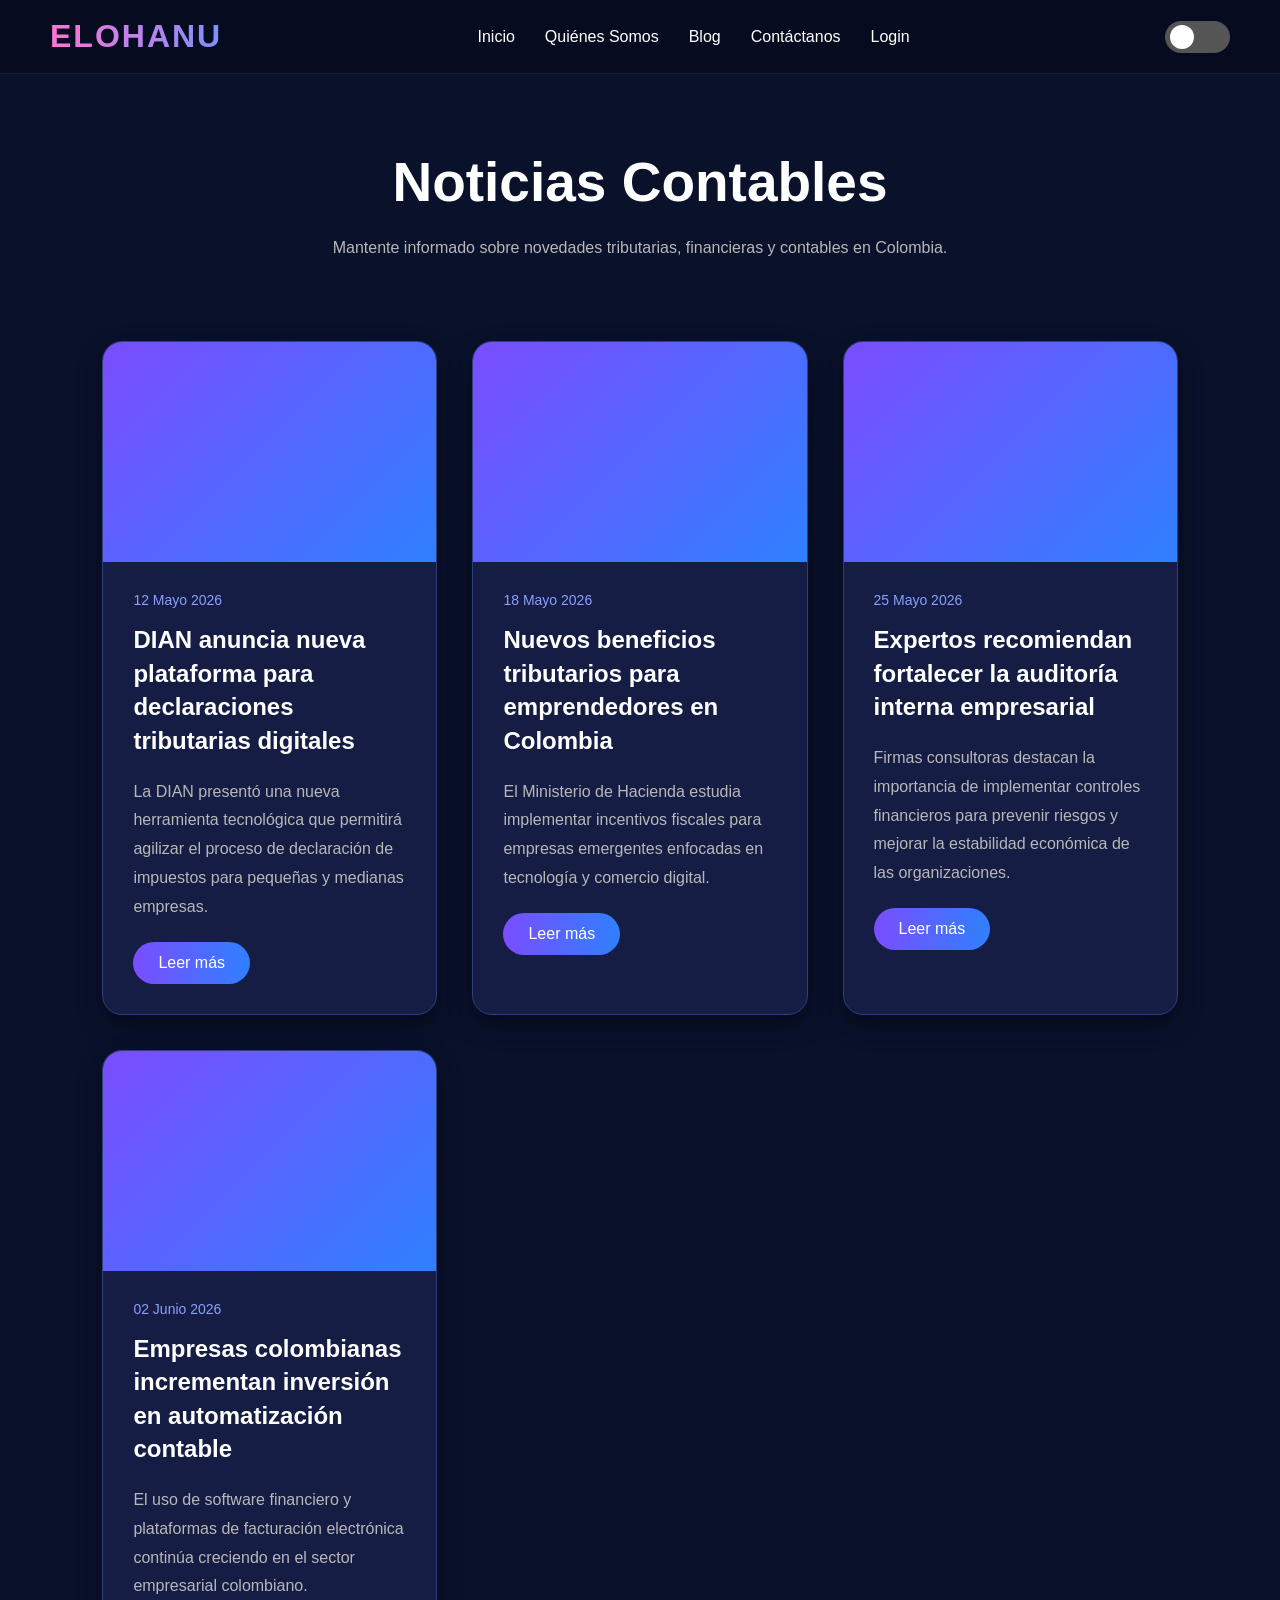
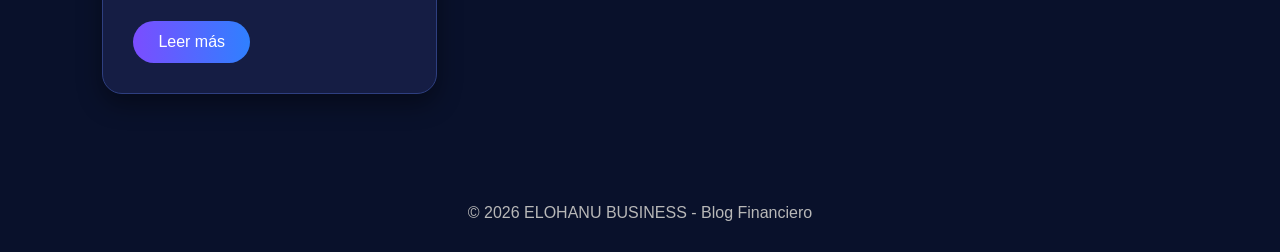
<file: blog-noticias.html>
<!DOCTYPE html>
<html lang="es">
<head>
<meta charset="UTF-8">
<meta name="viewport" content="width=device-width, initial-scale=1.0">

<title>Blog de Noticias | ELOHANU BUSINESS</title>

<style>

*{
    margin:0;
    padding:0;
    box-sizing:border-box;
    font-family:Arial, Helvetica, sans-serif;
}

:root{

    --bg:#09112b;
    --card:#151d44;
    --text:#ffffff;
    --sub:#b8b8b8;
    --primary:#7b4dff;
    --secondary:#2f80ff;
    --border:#2e3f80;
    --shadow:rgba(0,0,0,0.4);
}

body.light{

    --bg:#eef2ff;
    --card:#ffffff;
    --text:#111111;
    --sub:#555555;
    --primary:#6a3cff;
    --secondary:#2f80ff;
    --border:#d5dcff;
    --shadow:rgba(0,0,0,0.15);
}

body{

    background:var(--bg);
    transition:0.4s;
}

/* NAVBAR */

.navbar{

    position:fixed;

    top:0;
    left:0;

    width:100%;

    padding:18px 50px;

    display:flex;
    justify-content:space-between;
    align-items:center;

    z-index:999;

    background:rgba(0,0,0,0.25);

    backdrop-filter:blur(10px);

    border-bottom:1px solid rgba(255,255,255,0.08);
}

body.light .navbar{

    background:rgba(255,255,255,0.75);

    border-bottom:1px solid rgba(0,0,0,0.08);
}

.logo{

    font-size:32px;
    font-weight:bold;

    background:linear-gradient(90deg,#ff74d4,#7d8fff);

    -webkit-background-clip:text;
    -webkit-text-fill-color:transparent;

    letter-spacing:2px;
}

.nav-links{

    display:flex;
    align-items:center;

    gap:30px;

    list-style:none;
}

.nav-links li a{

    color:var(--text);

    text-decoration:none;

    position:relative;

    transition:0.3s;
}

.nav-links li a:hover{

    color:var(--secondary);
}

.nav-links li a::after{

    content:"";

    position:absolute;

    left:0;
    bottom:-6px;

    width:0%;
    height:2px;

    background:var(--secondary);

    transition:0.3s;
}

.nav-links li a:hover::after{

    width:100%;
}

/* BOTON TEMA */

.theme{

    width:65px;
    height:32px;

    background:#555;

    border-radius:30px;

    position:relative;

    cursor:pointer;
}

.theme::before{

    content:"";

    width:24px;
    height:24px;

    background:white;

    border-radius:50%;

    position:absolute;

    top:4px;
    left:5px;

    transition:0.3s;
}

body.light .theme{

    background:#88a0ff;
}

body.light .theme::before{

    left:36px;
}

/* HEADER */

.header{

    text-align:center;

    padding:150px 20px 60px;
}

.header h1{

    color:var(--text);

    font-size:55px;

    margin-bottom:20px;
}

.header p{

    color:var(--sub);

    max-width:700px;

    margin:auto;

    line-height:1.7;
}

/* BLOG */

.blog{

    padding:20px 8% 80px;
}

.grid{

    display:grid;

    grid-template-columns:repeat(auto-fit,minmax(320px,1fr));

    gap:35px;
}

.card{

    background:var(--card);

    border-radius:20px;

    overflow:hidden;

    border:1px solid var(--border);

    transition:0.3s;

    box-shadow:0 10px 25px var(--shadow);
}

.card:hover{

    transform:translateY(-10px);
}

.image{

    height:220px;

    background:linear-gradient(135deg,var(--primary),var(--secondary));
}

.content{

    padding:30px;
}

.date{

    color:#8ba0ff;

    font-size:14px;

    margin-bottom:15px;
}

.content h2{

    color:var(--text);

    margin-bottom:20px;

    line-height:1.4;
}

.content p{

    color:var(--sub);

    line-height:1.8;

    margin-bottom:20px;
}

.btn{

    display:inline-block;

    padding:12px 25px;

    border-radius:30px;

    background:linear-gradient(90deg,var(--primary),var(--secondary));

    color:white;

    text-decoration:none;

    transition:0.3s;
}

.btn:hover{

    transform:scale(1.05);
}

/* FOOTER */

footer{

    text-align:center;

    padding:30px;

    color:var(--sub);
}

/* RESPONSIVE */

@media(max-width:900px){

    .navbar{

        flex-direction:column;

        gap:20px;

        padding:20px;
    }

    .nav-links{

        flex-wrap:wrap;

        justify-content:center;

        gap:15px;
    }

    .header h1{

        font-size:42px;
    }
}

</style>
</head>

<body>

<!-- NAVBAR -->

<nav class="navbar">

    <div class="logo">
        ELOHANU
    </div>

    <ul class="nav-links">

        <li>
            <a href="ELOHANU_BUSINESS.html">
                Inicio
            </a>
        </li>

        <li>
            <a href="quienes-somos.html">
                Quiénes Somos
            </a>
        </li>

        <li>
            <a href="blog-noticias.html">
                Blog
            </a>
        </li>

        <li>
            <a href="contactanos.html">
                Contáctanos
            </a>
        </li>

        <li>
            <a href="login.html">
                Login
            </a>
        </li>

    </ul>

    <div class="theme" id="themeBtn"></div>

</nav>

<!-- HEADER -->

<section class="header">

    <h1>
        Noticias Contables
    </h1>

    <p>
        Mantente informado sobre novedades tributarias,
        financieras y contables en Colombia.
    </p>

</section>

<!-- BLOG -->

<section class="blog">

    <div class="grid">

        <!-- NOTICIA 1 -->

        <div class="card">

            <div class="image"></div>

            <div class="content">

                <div class="date">
                    12 Mayo 2026
                </div>

                <h2>
                    DIAN anuncia nueva plataforma para
                    declaraciones tributarias digitales
                </h2>

                <p>
                    La DIAN presentó una nueva herramienta
                    tecnológica que permitirá agilizar el
                    proceso de declaración de impuestos
                    para pequeñas y medianas empresas.
                </p>

                <a href="#" class="btn">
                    Leer más
                </a>

            </div>

        </div>

        <!-- NOTICIA 2 -->

        <div class="card">

            <div class="image"></div>

            <div class="content">

                <div class="date">
                    18 Mayo 2026
                </div>

                <h2>
                    Nuevos beneficios tributarios para
                    emprendedores en Colombia
                </h2>

                <p>
                    El Ministerio de Hacienda estudia
                    implementar incentivos fiscales para
                    empresas emergentes enfocadas en
                    tecnología y comercio digital.
                </p>

                <a href="#" class="btn">
                    Leer más
                </a>

            </div>

        </div>

        <!-- NOTICIA 3 -->

        <div class="card">

            <div class="image"></div>

            <div class="content">

                <div class="date">
                    25 Mayo 2026
                </div>

                <h2>
                    Expertos recomiendan fortalecer la
                    auditoría interna empresarial
                </h2>

                <p>
                    Firmas consultoras destacan la importancia
                    de implementar controles financieros para
                    prevenir riesgos y mejorar la estabilidad
                    económica de las organizaciones.
                </p>

                <a href="#" class="btn">
                    Leer más
                </a>

            </div>

        </div>

        <!-- NOTICIA 4 -->

        <div class="card">

            <div class="image"></div>

            <div class="content">

                <div class="date">
                    02 Junio 2026
                </div>

                <h2>
                    Empresas colombianas incrementan inversión
                    en automatización contable
                </h2>

                <p>
                    El uso de software financiero y plataformas
                    de facturación electrónica continúa creciendo
                    en el sector empresarial colombiano.
                </p>

                <a href="#" class="btn">
                    Leer más
                </a>

            </div>

        </div>

    </div>

</section>

<!-- FOOTER -->

<footer>

    © 2026 ELOHANU BUSINESS - Blog Financiero

</footer>

<script>

const themeBtn = document.getElementById("themeBtn");

themeBtn.addEventListener("click",()=>{

    document.body.classList.toggle("light");

});

</script>

</body>
</html>
</file>
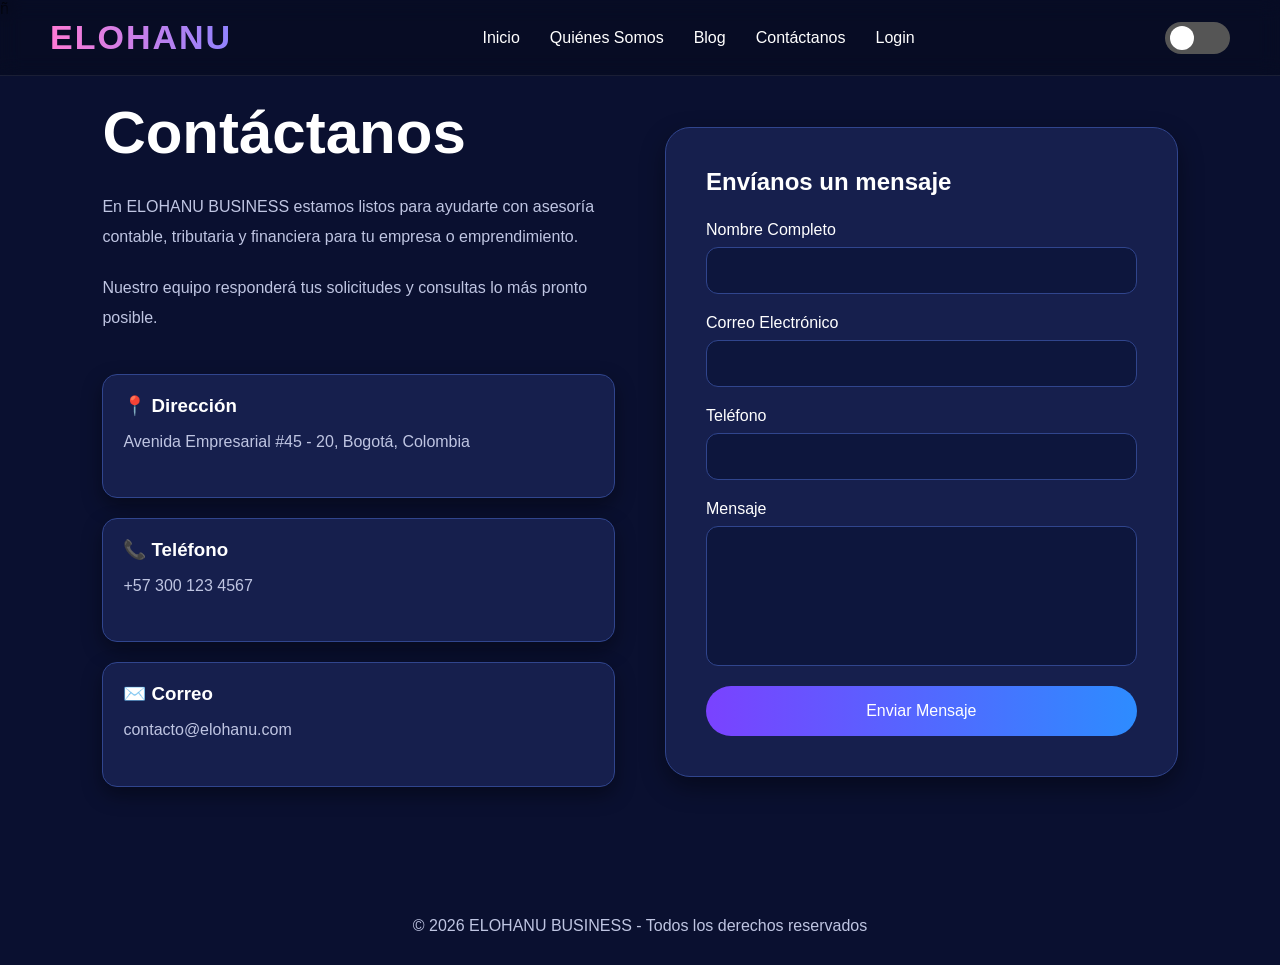
<file: contactanos.html>
ñ
<!DOCTYPE html>
<html lang="es">
<head>
<meta charset="UTF-8">
<meta name="viewport" content="width=device-width, initial-scale=1.0">

<title>Contáctanos | ELOHANU BUSINESS</title>

<style>

*{
    margin:0;
    padding:0;
    box-sizing:border-box;
    font-family:Arial, Helvetica, sans-serif;
}

:root{

    --bg:#0a1030;
    --card:#161f4d;
    --text:#ffffff;
    --subtext:#bfc5e2;

    --primary:#7a42ff;
    --secondary:#2d8cff;

    --border:#30458d;

    --input:#0d163d;

    --shadow:rgba(0,0,0,0.4);
}

body.light{

    --bg:#eef2ff;
    --card:#ffffff;
    --text:#111111;
    --subtext:#555555;

    --primary:#6b3fff;
    --secondary:#2d8cff;

    --border:#cfd7ff;

    --input:#f4f6ff;

    --shadow:rgba(0,0,0,0.15);
}

body{

    background:var(--bg);
    transition:0.4s;
}

/* NAVBAR */

.navbar{

    position:fixed;

    top:0;
    left:0;

    width:100%;

    padding:18px 50px;

    display:flex;
    justify-content:space-between;
    align-items:center;

    z-index:999;

    background:rgba(0,0,0,0.25);

    backdrop-filter:blur(10px);

    border-bottom:1px solid rgba(255,255,255,0.08);
}

body.light .navbar{

    background:rgba(255,255,255,0.75);

    border-bottom:1px solid rgba(0,0,0,0.08);
}

.logo{

    font-size:34px;
    font-weight:bold;

    background:linear-gradient(90deg,#ff7bd5,#8f83ff);

    -webkit-background-clip:text;
    -webkit-text-fill-color:transparent;

    letter-spacing:2px;
}

.nav-links{

    display:flex;
    align-items:center;

    gap:30px;

    list-style:none;
}

.nav-links li a{

    text-decoration:none;

    color:var(--text);

    position:relative;

    transition:0.3s;
}

.nav-links li a:hover{

    color:var(--secondary);
}

.nav-links li a::after{

    content:"";

    position:absolute;

    left:0;
    bottom:-6px;

    width:0%;
    height:2px;

    background:var(--secondary);

    transition:0.3s;
}

.nav-links li a:hover::after{

    width:100%;
}

/* SWITCH */

.theme-toggle{

    width:65px;
    height:32px;

    background:#555;

    border-radius:30px;

    position:relative;

    cursor:pointer;
}

.theme-toggle::before{

    content:"";

    width:24px;
    height:24px;

    background:white;

    border-radius:50%;

    position:absolute;

    top:4px;
    left:5px;

    transition:0.3s;
}

body.light .theme-toggle{

    background:#86a1ff;
}

body.light .theme-toggle::before{

    left:36px;
}

/* HERO */

.hero{

    padding:80px 8%;
}

.hero-content{

    display:grid;
    grid-template-columns:1fr 1fr;
    gap:50px;
    align-items:center;
}

.left h1{

    color:var(--text);
    font-size:60px;
    margin-bottom:25px;
}

.left p{

    color:var(--subtext);
    line-height:1.9;
    margin-bottom:20px;
}

/* INFO */

.info{

    margin-top:40px;
}

.info-box{

    background:var(--card);

    padding:20px;

    border-radius:15px;

    margin-bottom:20px;

    border:1px solid var(--border);

    box-shadow:0 8px 20px var(--shadow);
}

.info-box h3{

    color:var(--text);
    margin-bottom:10px;
}

.info-box p{

    color:var(--subtext);
}

/* FORM */

.form-card{

    background:var(--card);

    padding:40px;

    border-radius:25px;

    border:1px solid var(--border);

    box-shadow:0 10px 25px var(--shadow);
}

.form-card h2{

    color:var(--text);
    margin-bottom:25px;
}

.input-group{

    margin-bottom:20px;
}

.input-group label{

    display:block;
    margin-bottom:8px;
    color:var(--text);
}

.input-group input,
.input-group textarea{

    width:100%;

    padding:15px;

    border-radius:12px;

    border:1px solid var(--border);

    background:var(--input);

    color:var(--text);

    outline:none;

    resize:none;
}

.input-group textarea{

    min-height:140px;
}

.btn{

    width:100%;
    height:50px;

    border:none;

    border-radius:30px;

    background:linear-gradient(90deg,var(--primary),var(--secondary));

    color:white;

    font-size:16px;

    cursor:pointer;

    transition:0.3s;
}

.btn:hover{

    transform:scale(1.02);
}

/* FOOTER */

footer{

    padding:30px;
    text-align:center;
    color:var(--subtext);
}

/* RESPONSIVE */

@media(max-width:950px){

    .hero-content{

        grid-template-columns:1fr;
    }

    .left h1{

        font-size:45px;
    }

    nav{

        flex-direction:column;
        gap:20px;
    }

    nav ul{

        flex-wrap:wrap;
        justify-content:center;
    }
}

</style>
</head>

<body>

<!-- NAVBAR -->

<nav class="navbar">

    <div class="logo">
        ELOHANU
    </div>

    <ul class="nav-links">

        <li>
            <a href="ELOHANU_BUSINESS.html">
                Inicio
            </a>
        </li>

        <li>
            <a href="quienes-somos.html">
                Quiénes Somos
            </a>
        </li>

        <li>
            <a href="blog-noticias.html">
                Blog
            </a>
        </li>

        <li>
            <a href="contactanos.html">
                Contáctanos
            </a>
        </li>

        <li>
            <a href="login.html">
                Login
            </a>
        </li>

    </ul>

    <div class="theme-toggle" id="themeBtn"></div>

</nav>

<section class="hero">

    <div class="hero-content">

        <!-- TEXTO -->

        <div class="left">

            <h1>
                Contáctanos
            </h1>

            <p>
                En ELOHANU BUSINESS estamos listos para ayudarte
                con asesoría contable, tributaria y financiera
                para tu empresa o emprendimiento.
            </p>

            <p>
                Nuestro equipo responderá tus solicitudes
                y consultas lo más pronto posible.
            </p>

            <div class="info">

                <div class="info-box">

                    <h3>📍 Dirección</h3>

                    <p>
                        Avenida Empresarial #45 - 20, Bogotá, Colombia
                    </p>

                </div>

                <div class="info-box">

                    <h3>📞 Teléfono</h3>

                    <p>
                        +57 300 123 4567
                    </p>

                </div>

                <div class="info-box">

                    <h3>✉️ Correo</h3>

                    <p>
                        contacto@elohanu.com
                    </p>

                </div>

            </div>

        </div>

        <!-- FORMULARIO -->

        <div class="form-card">

            <h2>
                Envíanos un mensaje
            </h2>

            <div class="input-group">

                <label>Nombre Completo</label>

                <input type="text">

            </div>

            <div class="input-group">

                <label>Correo Electrónico</label>

                <input type="email">

            </div>

            <div class="input-group">

                <label>Teléfono</label>

                <input type="text">

            </div>

            <div class="input-group">

                <label>Mensaje</label>

                <textarea></textarea>

            </div>

            <button class="btn">
                Enviar Mensaje
            </button>

        </div>

    </div>

</section>

<footer>

    © 2026 ELOHANU BUSINESS - Todos los derechos reservados

</footer>

<script>

const themeBtn = document.getElementById("themeBtn");

themeBtn.addEventListener("click",()=>{

    document.body.classList.toggle("light");

});

</script>

</body>
</html>
</file>
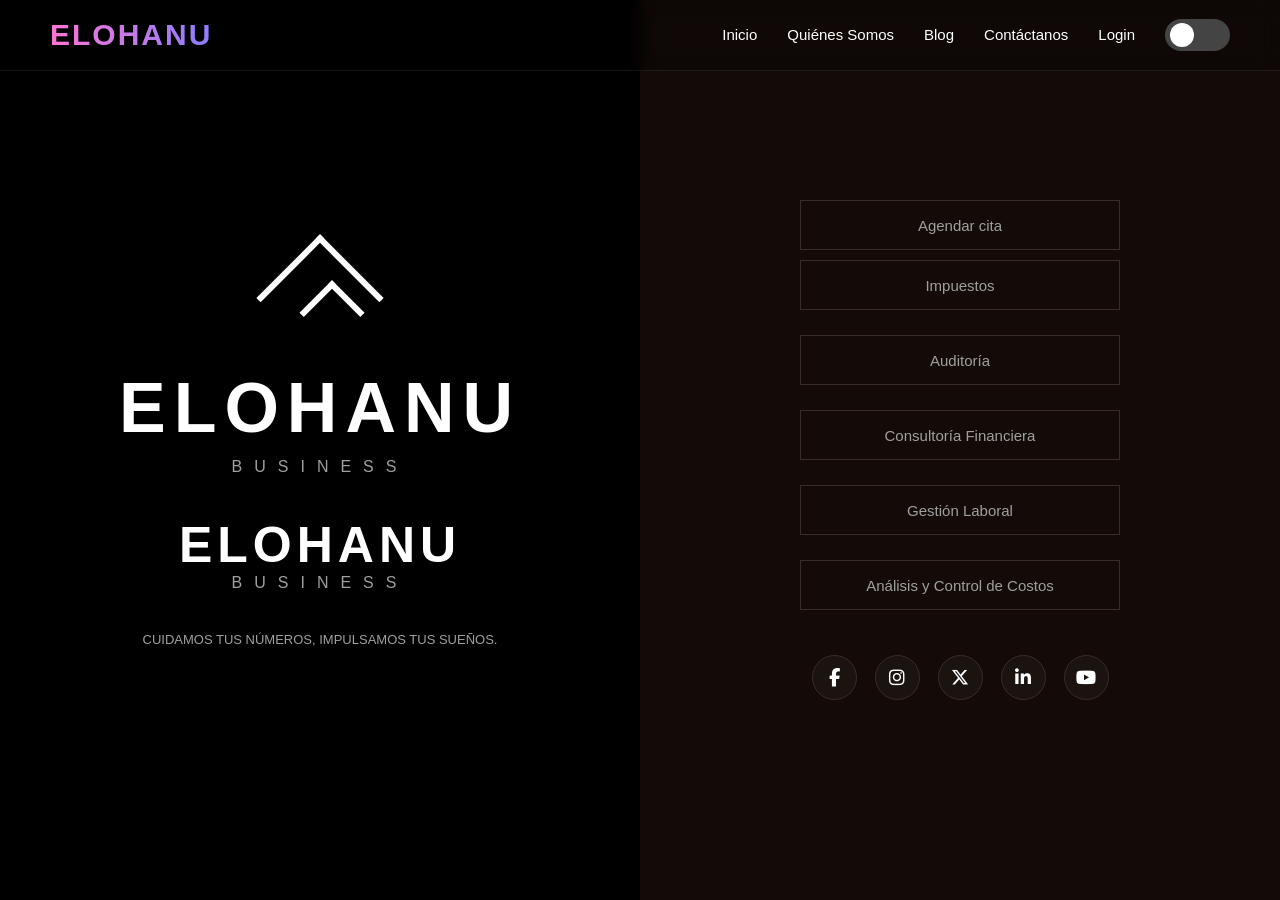
<file: ELOHANU_BUSINESS.html>
<!DOCTYPE html>
<html lang="es">
<head>

<meta charset="UTF-8">
<meta name="viewport" content="width=device-width, initial-scale=1.0">

<title>ELOHANU BUSINESS</title>

<link rel="stylesheet"
href="https://cdnjs.cloudflare.com/ajax/libs/font-awesome/6.5.1/css/all.min.css">

<style>

*{
    margin:0;
    padding:0;
    box-sizing:border-box;
    font-family:Arial, Helvetica, sans-serif;
}

:root{

    --bg-left:#000000;
    --bg-right:#140b08;

    --card:#111111;
    --text:#ffffff;
    --subtext:#9f9f9f;

    --border:#3b2b25;

    --button-hover:#1f1f1f;

    --input:#3c3c3c;

    --primary:#0d6efd;

    --shadow:rgba(0,0,0,0.4);
}

body.light{

    --bg-left:#f0f2ff;
    --bg-right:#ffffff;

    --card:#ffffff;
    --text:#121212;
    --subtext:#555555;

    --border:#c8c8c8;

    --button-hover:#ececec;

    --input:#f2f2f2;

    --primary:#0d6efd;

    --shadow:rgba(0,0,0,0.15);
}

body{

    height:100vh;
    overflow:hidden;
    transition:0.4s;
}


.navbar{

    position:fixed;

    top:0;
    left:0;

    width:100%;

    padding:18px 50px;

    display:flex;
    justify-content:space-between;
    align-items:center;

    z-index:200;

    background:rgba(0,0,0,0.25);

    backdrop-filter:blur(10px);

    border-bottom:1px solid rgba(255,255,255,0.08);
}

body.light .navbar{

    background:rgba(255,255,255,0.7);

    border-bottom:1px solid rgba(0,0,0,0.08);
}

.nav-logo{

    font-size:30px;
    font-weight:bold;

    background:linear-gradient(90deg,#ff74d4,#8b7dff);

    -webkit-background-clip:text;
    -webkit-text-fill-color:transparent;

    letter-spacing:2px;
}

.nav-links{

    display:flex;
    align-items:center;
    gap:30px;

    list-style:none;
}

.nav-links li a{

    color:var(--text);

    text-decoration:none;

    font-size:15px;

    position:relative;

    transition:0.3s;
}

.nav-links li a:hover{

    color:#7da1ff;
}

.nav-links li a::after{

    content:"";

    position:absolute;

    left:0;
    bottom:-6px;

    width:0%;
    height:2px;

    background:#7da1ff;

    transition:0.3s;
}

.nav-links li a:hover::after{

    width:100%;
}

/* BOTON TEMA */

.theme-toggle{

    position:relative;
}

.switch{

    width:65px;
    height:32px;

    background:#444;

    border-radius:30px;

    position:relative;

    cursor:pointer;

    transition:0.3s;
}

.switch::before{

    content:"";

    width:24px;
    height:24px;

    background:white;

    border-radius:50%;

    position:absolute;

    top:4px;
    left:5px;

    transition:0.3s;
}

body.light .switch{

    background:#7da1ff;
}

body.light .switch::before{

    left:36px;
}

/* CONTAINER */

.container{

    display:flex;
    height:100vh;
}

/* IZQUIERDA */

.left{

    width:50%;
    background:var(--bg-left);

    display:flex;
    justify-content:center;
    align-items:center;
    flex-direction:column;

    position:relative;
    transition:0.4s;
}

.logo{

    text-align:center;
    color:white;
}

body.light .logo{
    color:#111;
}

.mountain{

    width:90px;
    height:90px;

    border-left:6px solid currentColor;
    border-top:6px solid currentColor;

    transform:rotate(45deg);

    margin:0 auto 25px auto;

    position:relative;
}

.mountain::after{

    content:"";

    position:absolute;

    width:40px;
    height:40px;

    border-left:6px solid currentColor;
    border-top:6px solid currentColor;

    top:18px;
    left:35px;
}

.logo h1{

    font-size:70px;
    letter-spacing:8px;
    margin-bottom:10px;
}

.logo p{

    letter-spacing:12px;
    color:var(--subtext);
    margin-bottom:40px;
}

.logo h2{

    font-size:50px;
    letter-spacing:5px;
}

.slogan{

    margin-top:20px;
    color:var(--subtext);
    font-size:13px;
}

/* DERECHA */

.right{

    width:50%;
    background:var(--bg-right);

    display:flex;
    justify-content:center;
    align-items:center;

    position:relative;
    transition:0.4s;
}

.menu{

    width:320px;
}

.menu button{

    width:100%;
    height:50px;

    margin-bottom:10px;

    background:transparent;

    border:1px solid var(--border);

    color:var(--subtext);

    cursor:pointer;

    transition:0.3s;

    font-size:15px;
}

.menu button:hover{

    background:var(--button-hover);
    color:var(--text);
}

/* SUBMENUS */

.submenu{

    max-height:0;
    overflow:hidden;
    transition:0.4s ease;

    margin-bottom:15px;
}

.submenu.active{

    max-height:300px;
}

.submenu div{

    padding:12px;
    border:1px solid var(--border);
    color:var(--subtext);
    margin-top:5px;
    background:rgba(255,255,255,0.02);
    transition:0.3s;
}

.submenu div:hover{

    background:var(--button-hover);
    color:var(--text);
}

/* REDES */

.social{

    display:flex;
    justify-content:center;
    gap:18px;

    margin-top:35px;
}

.social a{

    width:45px;
    height:45px;

    border-radius:50%;

    border:1px solid var(--border);

    display:flex;
    justify-content:center;
    align-items:center;

    color:white;

    text-decoration:none;

    font-size:18px;

    background:rgba(255,255,255,0.03);

    transition:0.3s;
}

body.light .social a{

    color:#111;
}

.social a:hover{

    transform:translateY(-5px) scale(1.08);

    background:linear-gradient(135deg,#7b4dff,#2f80ff);

    color:white;

    box-shadow:0 8px 20px rgba(0,0,0,0.3);
}

/* MODAL */

.modal{

    position:fixed;

    top:50%;
    left:50%;

    transform:translate(-50%,-50%);

    width:320px;

    background:var(--card);

    padding:25px;

    border-radius:10px;

    box-shadow:0 5px 20px var(--shadow);

    z-index:100;

    transition:0.4s;

    display:none;
}

.modal.active{

    display:block;
}

.modal-header{

    display:flex;
    justify-content:space-between;
    align-items:center;

    margin-bottom:15px;

    cursor:move;
    user-select:none;
}

.modal-header h3{

    color:var(--text);
}

.close{

    color:var(--text);
    cursor:pointer;
    font-size:20px;
}

.close:hover{

    color:var(--primary);
}

.modal label{

    color:var(--text);
    font-size:14px;
}

.modal input{

    width:100%;
    height:40px;

    margin-top:5px;
    margin-bottom:15px;

    background:var(--input);

    border:1px solid #666;

    padding:10px;

    color:var(--text);
}

.modal button{

    width:100%;
    height:40px;

    background:var(--primary);

    border:none;

    color:white;

    cursor:pointer;
}

.overlay{

    position:fixed;

    top:0;
    left:0;

    width:100%;
    height:100%;

    background:rgba(0,0,0,0.5);

    z-index:99;

    display:none;
}

.overlay.active{

    display:block;
}

/* RESPONSIVE */

@media(max-width:1000px){

    body{
        overflow:auto;
    }

    .container{

        flex-direction:column;
    }

    .left,
    .right{

        width:100%;
        min-height:50vh;
    }

    .logo h1{

        font-size:45px;
    }

    .navbar{

        flex-direction:column;
        gap:20px;

        padding:20px;
    }

    .nav-links{

        flex-wrap:wrap;
        justify-content:center;
        gap:15px;
    }
}

</style>
</head>

<body>

<!-- NAVBAR -->

<nav class="navbar">

    <div class="nav-logo">
        ELOHANU
    </div>

    <ul class="nav-links">

        <li>
            <a href="ELOHANU_BUSINESS.html">
                Inicio
            </a>
        </li>

        <li>
            <a href="quienes-somos.html">
                Quiénes Somos
            </a>
        </li>

        <li>
            <a href="blog-noticias.html">
                Blog
            </a>
        </li>

        <li>
            <a href="contactanos.html">
                Contáctanos
            </a>
        </li>

        <li>
            <a href="login.html">
                Login
            </a>
        </li>

        <li>
            <div class="theme-toggle">
                <div class="switch" id="themeBtn"></div>
            </div>
        </li>

    </ul>

</nav>

<div class="container">


    <div class="left">

        <div class="logo">

            <div class="mountain"></div>

            <h1>ELOHANU</h1>

            <p>BUSINESS</p>

            <h2>ELOHANU</h2>

            <p>BUSINESS</p>

            <div class="slogan">
                CUIDAMOS TUS NÚMEROS, IMPULSAMOS TUS SUEÑOS.
            </div>

        </div>

    </div>


    <div class="right">

        <div class="overlay" id="overlay"></div>


        <div class="modal" id="modal">

            <div class="modal-header" id="modalHeader">

                <h3>Agendar una cita</h3>

                <span class="close" id="closeModal">&times;</span>

            </div>

            <label>Nombre:</label>
            <input type="text" placeholder="Tu nombre">

            <label>Teléfono:</label>
            <input type="text" placeholder="Tu teléfono">

            <label>Correo:</label>
            <input type="email" placeholder="Tu correo electrónico">

            <label>Fecha de la cita:</label>
            <input type="date">

            <button>Insertar</button>

        </div>

        <!-- MENU -->

        <div class="menu">

            <button onclick="openModal()">
                Agendar cita
            </button>

            <button onclick="toggleMenu('menu2')">
                Impuestos
            </button>

            <div class="submenu" id="menu2">

                <div>Declaración de renta</div>
                <div>IVA</div>
                <div>Retención</div>

            </div>

            <button onclick="toggleMenu('menu3')">
                Auditoría
            </button>

            <div class="submenu" id="menu3">

                <div>Auditoría Interna</div>
                <div>Control Financiero</div>
                <div>Revisión Fiscal</div>

            </div>

            <button onclick="toggleMenu('menu4')">
                Consultoría Financiera
            </button>

            <div class="submenu" id="menu4">

                <div>Planeación Financiera</div>
                <div>Asesoría Empresarial</div>
                <div>Inversiones</div>

            </div>

            <button onclick="toggleMenu('menu5')">
                Gestión Laboral
            </button>

            <div class="submenu" id="menu5">

                <div>Nómina</div>
                <div>Contratación</div>
                <div>Seguridad Social</div>

            </div>

            <button onclick="toggleMenu('menu6')">
                Análisis y Control de Costos
            </button>

            <div class="submenu" id="menu6">

                <div>Costos Operativos</div>
                <div>Presupuestos</div>
                <div>Optimización Financiera</div>

            </div>

            <!-- REDES -->

            <div class="social">

                <a href="https://facebook.com" target="_blank">
                    <i class="fa-brands fa-facebook-f"></i>
                </a>

                <a href="https://instagram.com" target="_blank">
                    <i class="fa-brands fa-instagram"></i>
                </a>

                <a href="https://x.com" target="_blank">
                    <i class="fa-brands fa-x-twitter"></i>
                </a>

                <a href="https://linkedin.com" target="_blank">
                    <i class="fa-brands fa-linkedin-in"></i>
                </a>

                <a href="https://youtube.com" target="_blank">
                    <i class="fa-brands fa-youtube"></i>
                </a>

            </div>

        </div>

    </div>

</div>

<script>


const themeBtn = document.getElementById("themeBtn");

themeBtn.addEventListener("click", ()=>{

    document.body.classList.toggle("light");

});


function toggleMenu(id){

    const menu = document.getElementById(id);

    menu.classList.toggle("active");
}


const modal = document.getElementById("modal");
const overlay = document.getElementById("overlay");
const closeModal = document.getElementById("closeModal");

function openModal(){

    modal.classList.add("active");
    overlay.classList.add("active");
}

function closeModalFunction(){

    modal.classList.remove("active");
    overlay.classList.remove("active");
}

closeModal.addEventListener("click", closeModalFunction);

overlay.addEventListener("click", closeModalFunction);


const modalHeader = document.getElementById("modalHeader");

let isDragging = false;
let offsetX, offsetY;

modalHeader.addEventListener("mousedown", (e) => {

    isDragging = true;

    const rect = modal.getBoundingClientRect();

    offsetX = e.clientX - rect.left;
    offsetY = e.clientY - rect.top;

    modal.style.transition = "none";

    e.preventDefault();
});

document.addEventListener("mousemove", (e) => {

    if (!isDragging) return;

    const x = e.clientX - offsetX;
    const y = e.clientY - offsetY;

    modal.style.left = x + "px";
    modal.style.top = y + "px";
    modal.style.transform = "none";
});

document.addEventListener("mouseup", () => {

    if (isDragging) {

        isDragging = false;
        modal.style.transition = "0.4s";
    }
});


document.addEventListener("keydown", (e) => {

    if (e.key === "Escape") {

        closeModalFunction();
    }
});

</script>

</body>
</html>
</file>
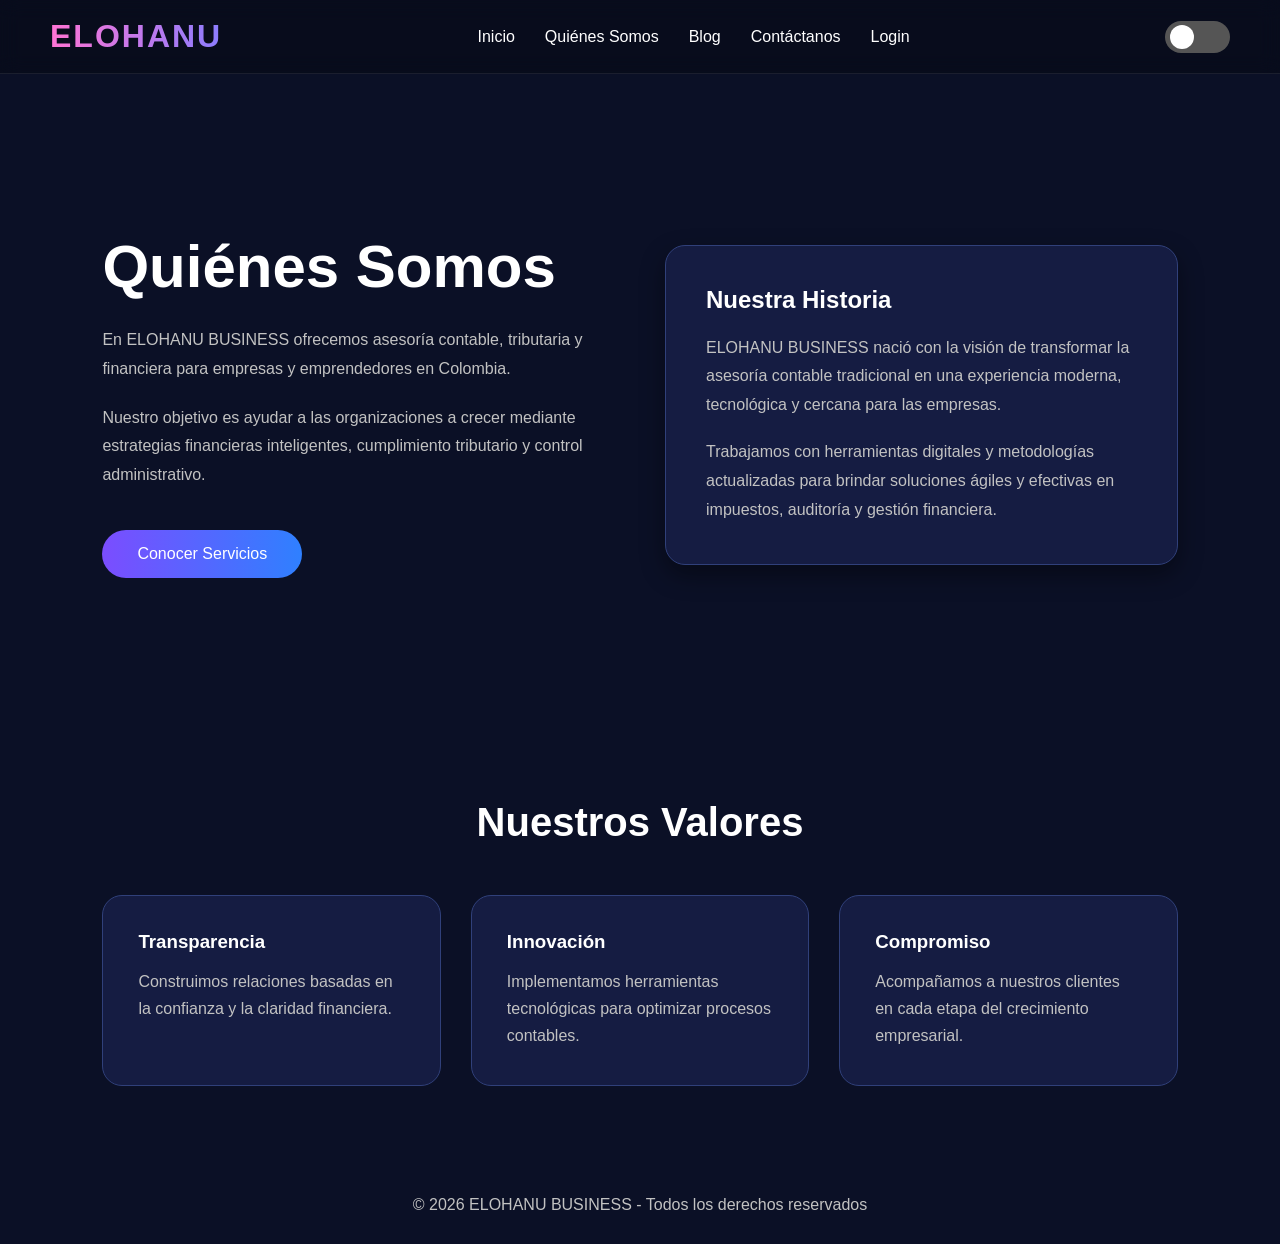
<file: quienes-somos.html>
<!DOCTYPE html>
<html lang="es">
<head>
<meta charset="UTF-8">
<meta name="viewport" content="width=device-width, initial-scale=1.0">

<title>Quiénes Somos | ELOHANU BUSINESS</title>

<style>

*{
    margin:0;
    padding:0;
    box-sizing:border-box;
    font-family:Arial, Helvetica, sans-serif;
}

:root{

    --bg:#0b1026;
    --card:#151c42;
    --text:#ffffff;
    --subtext:#c2c2c2;
    --primary:#7b4dff;
    --secondary:#2f80ff;
    --border:#30407a;
    --shadow:rgba(0,0,0,0.4);
}

body.light{

    --bg:#eef2ff;
    --card:#ffffff;
    --text:#111111;
    --subtext:#555555;
    --primary:#6c3dff;
    --secondary:#2f80ff;
    --border:#c8d0ff;
    --shadow:rgba(0,0,0,0.15);
}

body{

    background:var(--bg);
    transition:0.4s;
}


.navbar{

    position:fixed;

    top:0;
    left:0;

    width:100%;

    padding:18px 50px;

    display:flex;
    justify-content:space-between;
    align-items:center;

    z-index:999;

    background:rgba(0,0,0,0.25);

    backdrop-filter:blur(10px);

    border-bottom:1px solid rgba(255,255,255,0.08);
}

body.light .navbar{

    background:rgba(255,255,255,0.75);

    border-bottom:1px solid rgba(0,0,0,0.08);
}

.logo{

    font-size:32px;
    font-weight:bold;

    background:linear-gradient(90deg,#ff74d4,#8b7dff);

    -webkit-background-clip:text;
    -webkit-text-fill-color:transparent;

    letter-spacing:2px;
}

.nav-links{

    display:flex;
    align-items:center;

    gap:30px;

    list-style:none;
}

.nav-links li a{

    color:var(--text);

    text-decoration:none;

    position:relative;

    transition:0.3s;
}

.nav-links li a:hover{

    color:var(--secondary);
}

.nav-links li a::after{

    content:"";

    position:absolute;

    left:0;
    bottom:-6px;

    width:0%;
    height:2px;

    background:var(--secondary);

    transition:0.3s;
}

.nav-links li a:hover::after{

    width:100%;
}

/* BOTON TEMA */

.theme-toggle{

    position:relative;

    width:65px;
    height:32px;

    background:#555;

    border-radius:30px;

    cursor:pointer;
}

.theme-toggle::before{

    content:"";

    width:24px;
    height:24px;

    background:white;

    border-radius:50%;

    position:absolute;

    top:4px;
    left:5px;

    transition:0.3s;
}

body.light .theme-toggle{

    background:#7d95ff;
}

body.light .theme-toggle::before{

    left:36px;
}

/* HERO */

.hero{

    min-height:80vh;

    display:flex;
    justify-content:center;
    align-items:center;

    padding:140px 8% 50px;
}

.hero-content{

    display:grid;
    grid-template-columns:1fr 1fr;
    gap:50px;
    align-items:center;
}

.hero-text h1{

    font-size:60px;
    color:var(--text);
    margin-bottom:25px;
}

.hero-text p{

    color:var(--subtext);
    line-height:1.8;
    margin-bottom:20px;
}

.btn{

    display:inline-block;

    padding:15px 35px;

    border-radius:30px;

    text-decoration:none;

    background:linear-gradient(90deg,var(--primary),var(--secondary));

    color:white;

    margin-top:20px;

    transition:0.3s;
}

.btn:hover{

    transform:scale(1.05);
}

.card{

    background:var(--card);

    padding:40px;

    border-radius:20px;

    box-shadow:0 10px 25px var(--shadow);

    border:1px solid var(--border);
}

.card h2{

    color:var(--text);
    margin-bottom:20px;
}

.card p{

    color:var(--subtext);
    line-height:1.8;
}

/* SECCIONES */

.section{

    padding:80px 8%;
}

.section-title{

    text-align:center;
    color:var(--text);
    font-size:40px;
    margin-bottom:50px;
}

.grid{

    display:grid;
    grid-template-columns:repeat(auto-fit,minmax(250px,1fr));
    gap:30px;
}

.box{

    background:var(--card);

    padding:35px;

    border-radius:20px;

    border:1px solid var(--border);

    transition:0.3s;
}

.box:hover{

    transform:translateY(-10px);
}

.box h3{

    color:var(--text);
    margin-bottom:15px;
}

.box p{

    color:var(--subtext);
    line-height:1.7;
}

/* FOOTER */

footer{

    padding:30px;
    text-align:center;
    color:var(--subtext);
}

/* RESPONSIVE */

@media(max-width:900px){

    .hero-content{

        grid-template-columns:1fr;
    }

    .hero-text h1{

        font-size:45px;
    }

    .navbar{

        flex-direction:column;

        gap:20px;

        padding:20px;
    }

    .nav-links{

        flex-wrap:wrap;

        justify-content:center;

        gap:15px;
    }
}

</style>
</head>

<body>

<!-- NAVBAR -->

<nav class="navbar">

    <div class="logo">
        ELOHANU
    </div>

    <ul class="nav-links">

        <li>
            <a href="ELOHANU_BUSINESS.html">
                Inicio
            </a>
        </li>

        <li>
            <a href="quienes-somos.html">
                Quiénes Somos
            </a>
        </li>

        <li>
            <a href="blog-noticias.html">
                Blog
            </a>
        </li>

        <li>
            <a href="contactanos.html">
                Contáctanos
            </a>
        </li>

        <li>
            <a href="login.html">
                Login
            </a>
        </li>

    </ul>

    <div class="theme-toggle" id="themeBtn"></div>

</nav>

<!-- HERO -->

<section class="hero">

    <div class="hero-content">

        <div class="hero-text">

            <h1>Quiénes Somos</h1>

            <p>
                En ELOHANU BUSINESS ofrecemos asesoría contable,
                tributaria y financiera para empresas y emprendedores
                en Colombia.
            </p>

            <p>
                Nuestro objetivo es ayudar a las organizaciones a
                crecer mediante estrategias financieras inteligentes,
                cumplimiento tributario y control administrativo.
            </p>

            <a href="#" class="btn">
                Conocer Servicios
            </a>

        </div>

        <div class="card">

            <h2>Nuestra Historia</h2>

            <p>
                ELOHANU BUSINESS nació con la visión de transformar
                la asesoría contable tradicional en una experiencia
                moderna, tecnológica y cercana para las empresas.
            </p>

            <br>

            <p>
                Trabajamos con herramientas digitales y metodologías
                actualizadas para brindar soluciones ágiles y efectivas
                en impuestos, auditoría y gestión financiera.
            </p>

        </div>

    </div>

</section>

<!-- VALORES -->

<section class="section">

    <h2 class="section-title">
        Nuestros Valores
    </h2>

    <div class="grid">

        <div class="box">

            <h3>Transparencia</h3>

            <p>
                Construimos relaciones basadas en la confianza
                y la claridad financiera.
            </p>

        </div>

        <div class="box">

            <h3>Innovación</h3>

            <p>
                Implementamos herramientas tecnológicas para
                optimizar procesos contables.
            </p>

        </div>

        <div class="box">

            <h3>Compromiso</h3>

            <p>
                Acompañamos a nuestros clientes en cada etapa
                del crecimiento empresarial.
            </p>

        </div>

    </div>

</section>


<footer>

    © 2026 ELOHANU BUSINESS - Todos los derechos reservados

</footer>

<script>

const themeBtn = document.getElementById("themeBtn");

themeBtn.addEventListener("click",()=>{

    document.body.classList.toggle("light");

});

</script>

</body>
</html>
</file>
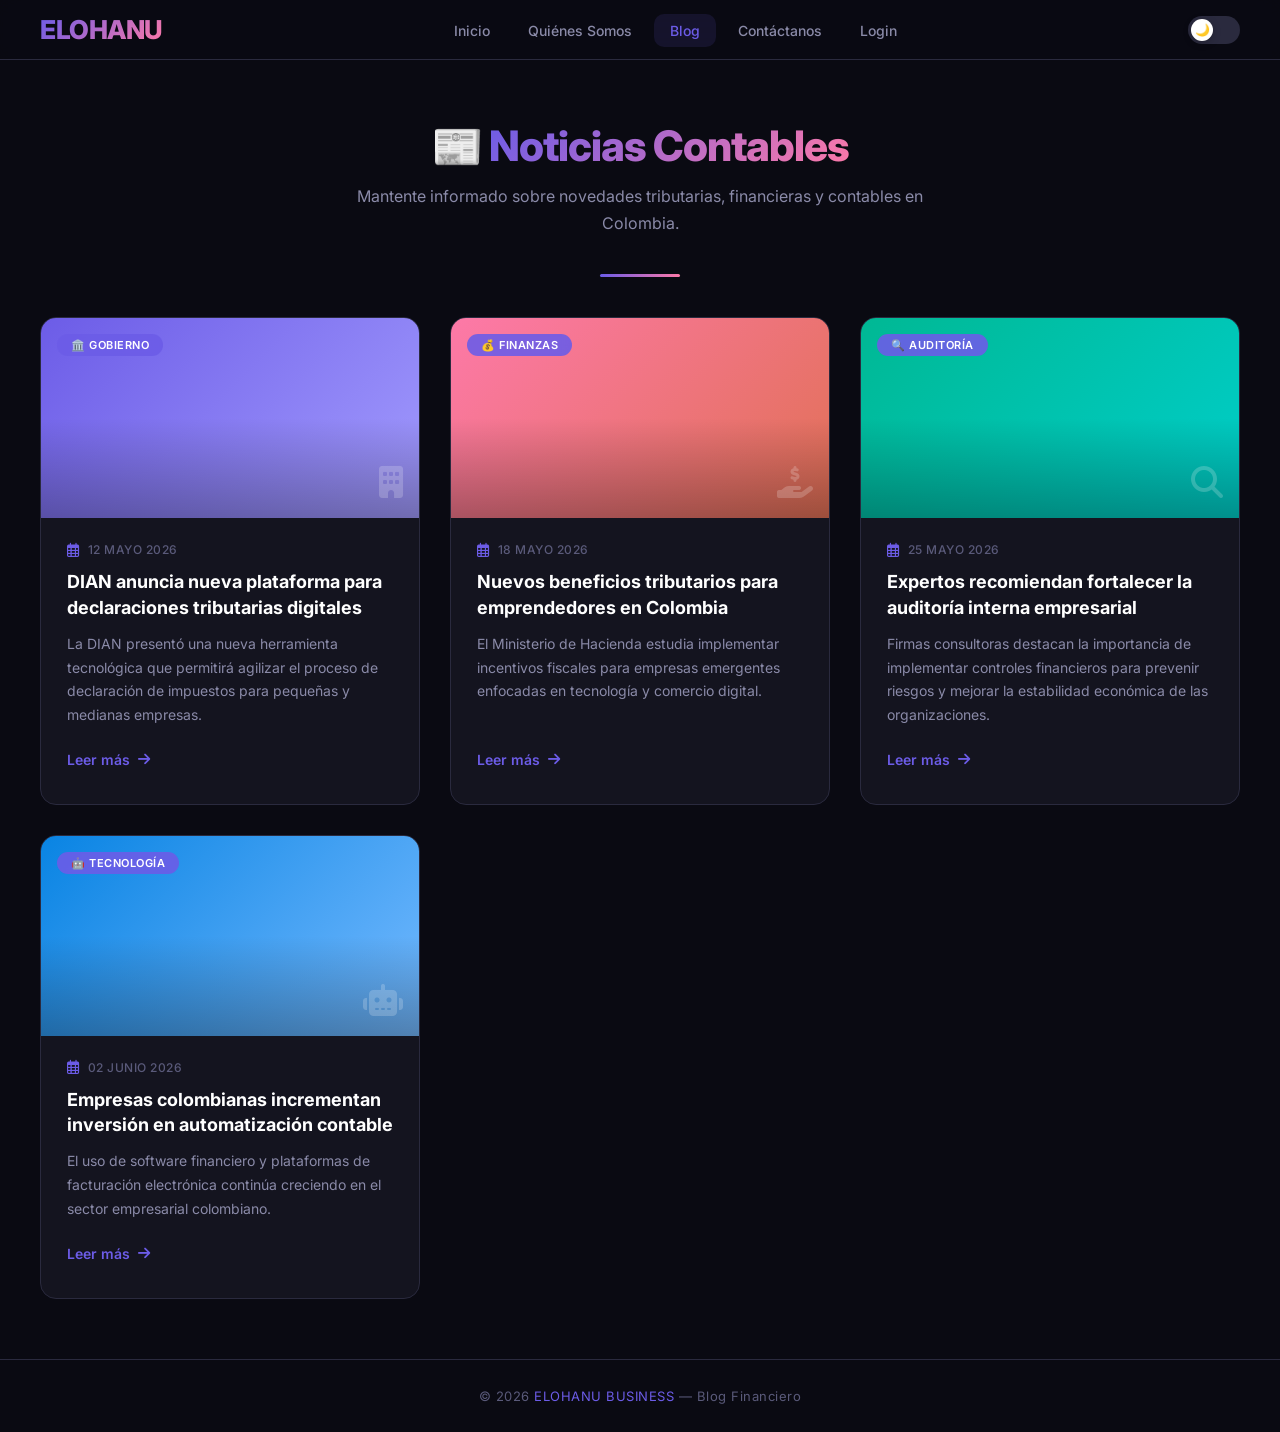
<file: templates/blog-noticias.html>
<!DOCTYPE html>
<html lang="es">
<head>
    <meta charset="UTF-8">
    <meta name="viewport" content="width=device-width, initial-scale=1.0">
    <title>Blog de Noticias | ELOHANU BUSINESS</title>

    <!-- FUENTE GOOGLE -->
    <link href="https://fonts.googleapis.com/css2?family=Inter:wght@300;400;500;600;700;800&display=swap" rel="stylesheet">

    <!-- ICONOS -->
    <link rel="stylesheet" href="https://cdnjs.cloudflare.com/ajax/libs/font-awesome/6.5.1/css/all.min.css">

    <style>
        * {
            margin: 0;
            padding: 0;
            box-sizing: border-box;
        }

        :root {
            --bg: #0a0a12;
            --card: #14141f;
            --card-hover: #1a1a2e;
            --text: #ffffff;
            --text-secondary: #8a8aa8;
            --text-muted: #5a5a7a;
            --border: #2a2a3e;
            --primary: #6c5ce7;
            --primary-light: #a29bfe;
            --gradient-1: #6c5ce7;
            --gradient-2: #fd79a8;
            --shadow: rgba(0, 0, 0, 0.5);
            --radius: 16px;
            --transition: 0.4s cubic-bezier(0.4, 0, 0.2, 1);
            --navbar-bg: rgba(10, 10, 18, 0.85);
        }

        body.light {
            --bg: #f0f2ff;
            --card: #ffffff;
            --card-hover: #f5f6ff;
            --text: #1a1a2e;
            --text-secondary: #6b6b8a;
            --text-muted: #9a9aba;
            --border: #e0e0f0;
            --shadow: rgba(0, 0, 0, 0.08);
            --navbar-bg: rgba(255, 255, 255, 0.85);
        }

        body {
            font-family: 'Inter', -apple-system, sans-serif;
            background: var(--bg);
            color: var(--text);
            transition: var(--transition);
            min-height: 100vh;
            display: flex;
            flex-direction: column;
        }

        /* ===== SCROLLBAR ===== */
        ::-webkit-scrollbar {
            width: 6px;
        }
        ::-webkit-scrollbar-track {
            background: var(--bg);
        }
        ::-webkit-scrollbar-thumb {
            background: var(--primary);
            border-radius: 3px;
        }

        /* ===== NAVBAR ===== */
        .navbar {
            position: sticky;
            top: 0;
            background: var(--navbar-bg);
            backdrop-filter: blur(16px) saturate(180%);
            -webkit-backdrop-filter: blur(16px) saturate(180%);
            padding: 14px 40px;
            display: flex;
            justify-content: space-between;
            align-items: center;
            border-bottom: 1px solid var(--border);
            z-index: 100;
            transition: var(--transition);
            flex-wrap: wrap;
            gap: 10px;
        }

        .logo {
            font-size: 26px;
            font-weight: 800;
            background: linear-gradient(135deg, var(--gradient-1), var(--gradient-2));
            -webkit-background-clip: text;
            -webkit-text-fill-color: transparent;
            letter-spacing: -0.5px;
            text-decoration: none;
        }

        .nav-links {
            display: flex;
            align-items: center;
            gap: 6px;
            list-style: none;
            flex-wrap: wrap;
        }

        .nav-links li a {
            color: var(--text-secondary);
            text-decoration: none;
            font-size: 14px;
            font-weight: 500;
            padding: 8px 16px;
            border-radius: 10px;
            transition: var(--transition);
        }

        .nav-links li a:hover {
            color: var(--text);
            background: rgba(255, 255, 255, 0.06);
        }

        body.light .nav-links li a:hover {
            background: rgba(0, 0, 0, 0.05);
        }

        .nav-links li a.active {
            color: var(--primary);
            background: rgba(108, 92, 231, 0.12);
        }

        body.light .nav-links li a.active {
            background: rgba(108, 92, 231, 0.08);
        }

        /* ===== THEME TOGGLE ===== */
        .theme-toggle {
            width: 52px;
            height: 28px;
            background: var(--border);
            border-radius: 30px;
            position: relative;
            cursor: pointer;
            transition: var(--transition);
            flex-shrink: 0;
            border: none;
        }

        .theme-toggle::before {
            content: "🌙";
            display: flex;
            align-items: center;
            justify-content: center;
            width: 22px;
            height: 22px;
            background: white;
            border-radius: 50%;
            position: absolute;
            top: 3px;
            left: 3px;
            transition: var(--transition);
            font-size: 12px;
            box-shadow: 0 2px 8px rgba(0, 0, 0, 0.2);
        }

        body.light .theme-toggle {
            background: var(--primary);
        }

        body.light .theme-toggle::before {
            content: "☀️";
            left: 27px;
        }

        /* ===== HEADER ===== */
        .header {
            text-align: center;
            padding: 60px 20px 40px;
            position: relative;
        }

        .header::after {
            content: '';
            position: absolute;
            bottom: 0;
            left: 50%;
            transform: translateX(-50%);
            width: 80px;
            height: 3px;
            background: linear-gradient(90deg, var(--gradient-1), var(--gradient-2));
            border-radius: 2px;
        }

        .header h1 {
            font-size: 42px;
            font-weight: 800;
            letter-spacing: -1px;
            margin-bottom: 12px;
        }

        .header h1 span {
            background: linear-gradient(135deg, var(--gradient-1), var(--gradient-2));
            -webkit-background-clip: text;
            -webkit-text-fill-color: transparent;
        }

        .header p {
            color: var(--text-secondary);
            font-size: 16px;
            max-width: 600px;
            margin: 0 auto;
            line-height: 1.7;
        }

        /* ===== BLOG GRID ===== */
        .blog {
            flex: 1;
            padding: 40px 40px 60px;
            max-width: 1400px;
            margin: 0 auto;
            width: 100%;
        }

        .grid {
            display: grid;
            grid-template-columns: repeat(auto-fill, minmax(300px, 1fr));
            gap: 30px;
        }

        /* ===== CARD ===== */
        .card-blog {
            background: var(--card);
            border-radius: var(--radius);
            overflow: hidden;
            border: 1px solid var(--border);
            transition: var(--transition);
            box-shadow: var(--shadow);
            display: flex;
            flex-direction: column;
        }

        .card-blog:hover {
            transform: translateY(-6px);
            border-color: var(--primary);
            box-shadow: 0 12px 40px var(--shadow);
            background: var(--card-hover);
        }

        .card-blog .image {
            height: 200px;
            background: linear-gradient(135deg, var(--gradient-1), var(--gradient-2));
            position: relative;
            overflow: hidden;
            flex-shrink: 0;
        }

        .card-blog .image::after {
            content: '';
            position: absolute;
            inset: 0;
            background: linear-gradient(to bottom, transparent 50%, rgba(0, 0, 0, 0.3));
        }

        .card-blog .image .category {
            position: absolute;
            top: 16px;
            left: 16px;
            background: rgba(108, 92, 231, 0.9);
            color: white;
            padding: 4px 14px;
            border-radius: 20px;
            font-size: 11px;
            font-weight: 600;
            letter-spacing: 0.5px;
            text-transform: uppercase;
            z-index: 1;
            backdrop-filter: blur(4px);
        }

        .card-blog .image .icon-overlay {
            position: absolute;
            bottom: 16px;
            right: 16px;
            font-size: 32px;
            color: rgba(255, 255, 255, 0.2);
            z-index: 1;
        }

        /* Imágenes específicas para cada noticia */
        .card-blog:nth-child(1) .image {
            background: linear-gradient(135deg, #6c5ce7, #a29bfe);
        }
        .card-blog:nth-child(2) .image {
            background: linear-gradient(135deg, #fd79a8, #e17055);
        }
        .card-blog:nth-child(3) .image {
            background: linear-gradient(135deg, #00b894, #00cec9);
        }
        .card-blog:nth-child(4) .image {
            background: linear-gradient(135deg, #0984e3, #74b9ff);
        }

        .card-blog .content {
            padding: 24px 26px 28px;
            flex: 1;
            display: flex;
            flex-direction: column;
        }

        .card-blog .date {
            display: inline-flex;
            align-items: center;
            gap: 8px;
            color: var(--text-muted);
            font-size: 12px;
            font-weight: 500;
            letter-spacing: 0.5px;
            text-transform: uppercase;
            margin-bottom: 12px;
        }

        .card-blog .date i {
            font-size: 14px;
            color: var(--primary);
        }

        .card-blog .content h2 {
            font-size: 18px;
            font-weight: 700;
            line-height: 1.4;
            margin-bottom: 12px;
            color: var(--text);
            transition: var(--transition);
        }

        .card-blog:hover .content h2 {
            color: var(--primary-light);
        }

        .card-blog .content p {
            color: var(--text-secondary);
            font-size: 14px;
            line-height: 1.7;
            flex: 1;
            margin-bottom: 18px;
        }

        .card-blog .btn {
            display: inline-flex;
            align-items: center;
            gap: 8px;
            color: var(--primary);
            text-decoration: none;
            font-weight: 600;
            font-size: 14px;
            transition: var(--transition);
            align-self: flex-start;
            padding: 6px 0;
            border-bottom: 2px solid transparent;
        }

        .card-blog .btn:hover {
            gap: 14px;
            border-bottom-color: var(--primary);
        }

        .card-blog .btn i {
            font-size: 14px;
            transition: var(--transition);
        }

        .card-blog .btn:hover i {
            transform: translateX(4px);
        }

        /* ===== FOOTER ===== */
        footer {
            text-align: center;
            padding: 28px 20px;
            border-top: 1px solid var(--border);
            color: var(--text-muted);
            font-size: 13px;
            font-weight: 400;
            letter-spacing: 0.5px;
            background: var(--bg);
            transition: var(--transition);
        }

        footer span {
            color: var(--primary);
        }

        /* ===== RESPONSIVE ===== */
        @media (max-width: 1024px) {
            .navbar {
                padding: 12px 24px;
            }

            .blog {
                padding: 30px 24px 50px;
            }

            .header h1 {
                font-size: 34px;
            }
        }

        @media (max-width: 820px) {
            .navbar {
                flex-direction: column;
                padding: 12px 20px;
                gap: 8px;
            }

            .nav-links {
                justify-content: center;
                gap: 4px;
            }

            .nav-links li a {
                font-size: 13px;
                padding: 6px 12px;
            }

            .header {
                padding: 40px 20px 30px;
            }

            .header h1 {
                font-size: 28px;
            }

            .header p {
                font-size: 14px;
            }

            .grid {
                grid-template-columns: repeat(auto-fill, minmax(260px, 1fr));
                gap: 20px;
            }

            .blog {
                padding: 20px 16px 40px;
            }
        }

        @media (max-width: 480px) {
            .navbar {
                padding: 10px 16px;
            }

            .logo {
                font-size: 22px;
            }

            .nav-links li a {
                font-size: 11px;
                padding: 4px 10px;
            }

            .header h1 {
                font-size: 24px;
            }

            .header p {
                font-size: 13px;
            }

            .grid {
                grid-template-columns: 1fr;
                gap: 18px;
            }

            .card-blog .image {
                height: 160px;
            }

            .card-blog .content {
                padding: 18px 20px 22px;
            }

            .card-blog .content h2 {
                font-size: 16px;
            }

            .card-blog .content p {
                font-size: 13px;
            }

            .theme-toggle {
                width: 44px;
                height: 24px;
            }

            .theme-toggle::before {
                width: 18px;
                height: 18px;
                font-size: 10px;
            }

            body.light .theme-toggle::before {
                left: 23px;
            }

            footer {
                font-size: 11px;
                padding: 20px 16px;
            }
        }

        @media (max-width: 360px) {
            .nav-links li a {
                font-size: 10px;
                padding: 3px 8px;
            }

            .header h1 {
                font-size: 20px;
            }

            .card-blog .image {
                height: 130px;
            }

            .card-blog .content h2 {
                font-size: 14px;
            }
        }

        /* ===== ANIMATION ===== */
        @keyframes fadeInUp {
            from {
                opacity: 0;
                transform: translateY(30px);
            }
            to {
                opacity: 1;
                transform: translateY(0);
            }
        }

        .card-blog {
            animation: fadeInUp 0.6s ease both;
        }

        .card-blog:nth-child(1) { animation-delay: 0.05s; }
        .card-blog:nth-child(2) { animation-delay: 0.15s; }
        .card-blog:nth-child(3) { animation-delay: 0.25s; }
        .card-blog:nth-child(4) { animation-delay: 0.35s; }
    </style>
</head>
<body>

    <!-- ===== NAVBAR ===== -->
    <nav class="navbar">
        <a href="ELOHANU_BUSINESS.html" class="logo">ELOHANU</a>

        <ul class="nav-links">
            <li><a href="ELOHANU_BUSINESS.html">Inicio</a></li>
            <li><a href="quienes-somos.html">Quiénes Somos</a></li>
            <li><a href="blog-noticias.html" class="active">Blog</a></li>
            <li><a href="contactanos.html">Contáctanos</a></li>
            <li><a href="login.html">Login</a></li>
        </ul>

        <button class="theme-toggle" id="themeBtn" aria-label="Cambiar tema"></button>
    </nav>

    <!-- ===== HEADER ===== -->
    <section class="header">
        <h1>📰 <span>Noticias Contables</span></h1>
        <p>
            Mantente informado sobre novedades tributarias,
            financieras y contables en Colombia.
        </p>
    </section>

    <!-- ===== BLOG ===== -->
    <section class="blog">
        <div class="grid">

            <!-- NOTICIA 1 -->
            <article class="card-blog">
                <div class="image">
                    <span class="category">🏛️ Gobierno</span>
                    <span class="icon-overlay"><i class="fas fa-building"></i></span>
                </div>
                <div class="content">
                    <div class="date">
                        <i class="far fa-calendar-alt"></i> 12 Mayo 2026
                    </div>
                    <h2>DIAN anuncia nueva plataforma para declaraciones tributarias digitales</h2>
                    <p>
                        La DIAN presentó una nueva herramienta
                        tecnológica que permitirá agilizar el
                        proceso de declaración de impuestos
                        para pequeñas y medianas empresas.
                    </p>
                    <a href="#" class="btn">
                        Leer más <i class="fas fa-arrow-right"></i>
                    </a>
                </div>
            </article>

            <!-- NOTICIA 2 -->
            <article class="card-blog">
                <div class="image">
                    <span class="category">💰 Finanzas</span>
                    <span class="icon-overlay"><i class="fas fa-hand-holding-usd"></i></span>
                </div>
                <div class="content">
                    <div class="date">
                        <i class="far fa-calendar-alt"></i> 18 Mayo 2026
                    </div>
                    <h2>Nuevos beneficios tributarios para emprendedores en Colombia</h2>
                    <p>
                        El Ministerio de Hacienda estudia
                        implementar incentivos fiscales para
                        empresas emergentes enfocadas en
                        tecnología y comercio digital.
                    </p>
                    <a href="#" class="btn">
                        Leer más <i class="fas fa-arrow-right"></i>
                    </a>
                </div>
            </article>

            <!-- NOTICIA 3 -->
            <article class="card-blog">
                <div class="image">
                    <span class="category">🔍 Auditoría</span>
                    <span class="icon-overlay"><i class="fas fa-search"></i></span>
                </div>
                <div class="content">
                    <div class="date">
                        <i class="far fa-calendar-alt"></i> 25 Mayo 2026
                    </div>
                    <h2>Expertos recomiendan fortalecer la auditoría interna empresarial</h2>
                    <p>
                        Firmas consultoras destacan la importancia
                        de implementar controles financieros para
                        prevenir riesgos y mejorar la estabilidad
                        económica de las organizaciones.
                    </p>
                    <a href="#" class="btn">
                        Leer más <i class="fas fa-arrow-right"></i>
                    </a>
                </div>
            </article>

            <!-- NOTICIA 4 -->
            <article class="card-blog">
                <div class="image">
                    <span class="category">🤖 Tecnología</span>
                    <span class="icon-overlay"><i class="fas fa-robot"></i></span>
                </div>
                <div class="content">
                    <div class="date">
                        <i class="far fa-calendar-alt"></i> 02 Junio 2026
                    </div>
                    <h2>Empresas colombianas incrementan inversión en automatización contable</h2>
                    <p>
                        El uso de software financiero y plataformas
                        de facturación electrónica continúa creciendo
                        en el sector empresarial colombiano.
                    </p>
                    <a href="#" class="btn">
                        Leer más <i class="fas fa-arrow-right"></i>
                    </a>
                </div>
            </article>

        </div>
    </section>

    <!-- ===== FOOTER ===== -->
    <footer>
        © 2026 <span>ELOHANU BUSINESS</span> — Blog Financiero
    </footer>

    <!-- ===== SCRIPT ===== -->
    <script>
        // ===== TEMA OSCURO/CLARO =====
        const themeBtn = document.getElementById("themeBtn");

        // Cargar tema guardado
        const savedTheme = localStorage.getItem('blog-theme');
        if (savedTheme === 'light') {
            document.body.classList.add('light');
        }

        themeBtn.addEventListener("click", () => {
            document.body.classList.toggle("light");
            localStorage.setItem('blog-theme',
                document.body.classList.contains('light') ? 'light' : 'dark'
            );
        });

        // ===== ANIMACIÓN AL SCROLL (opcional) =====
        const cards = document.querySelectorAll('.card-blog');

        const observer = new IntersectionObserver((entries) => {
            entries.forEach((entry, index) => {
                if (entry.isIntersecting) {
                    entry.target.style.opacity = '1';
                    entry.target.style.transform = 'translateY(0)';
                }
            });
        }, { threshold: 0.1 });

        cards.forEach((card, index) => {
            card.style.opacity = '0';
            card.style.transform = 'translateY(30px)';
            card.style.transition = `opacity 0.6s ease ${index * 0.1}s, transform 0.6s ease ${index * 0.1}s`;
            observer.observe(card);
        });
    </script>
</body>
</html>
</file>
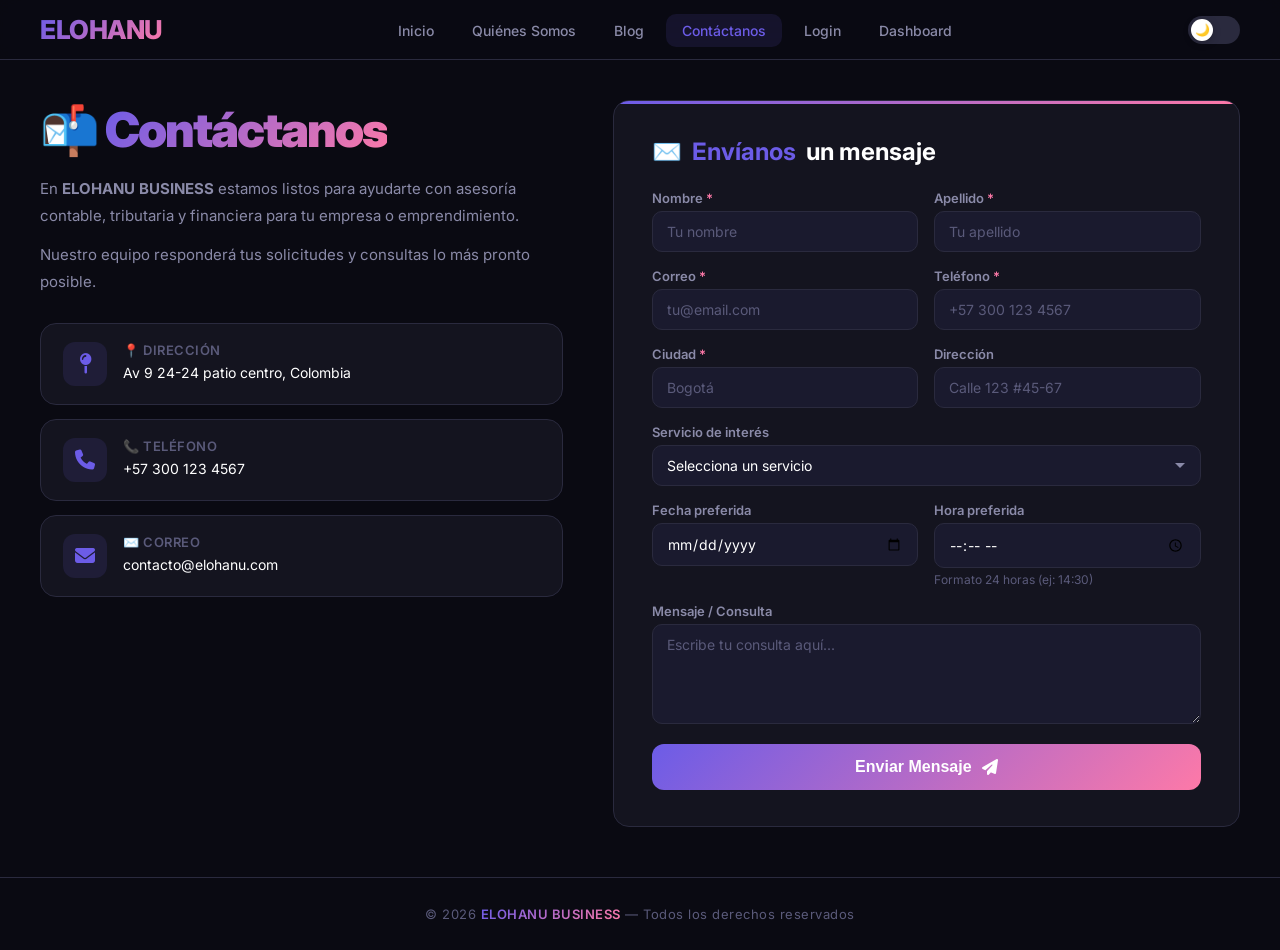
<file: templates/contactanos.html>
<!DOCTYPE html>
<html lang="es">
<head>
    <meta charset="UTF-8">
    <meta name="viewport" content="width=device-width, initial-scale=1.0">
    <title>Contáctanos | ELOHANU BUSINESS</title>

    <!-- FUENTE GOOGLE -->
    <link href="https://fonts.googleapis.com/css2?family=Inter:wght@300;400;500;600;700;800;900&display=swap" rel="stylesheet">

    <!-- ICONOS -->
    <link rel="stylesheet" href="https://cdnjs.cloudflare.com/ajax/libs/font-awesome/6.5.1/css/all.min.css">

    <style>
        * {
            margin: 0;
            padding: 0;
            box-sizing: border-box;
        }

        :root {
            --bg: #0a0a12;
            --bg-secondary: #11111e;
            --card: #14141f;
            --card-hover: #1a1a2e;
            --text: #ffffff;
            --text-secondary: #8a8aa8;
            --text-muted: #5a5a7a;
            --border: #2a2a3e;
            --primary: #6c5ce7;
            --primary-light: #a29bfe;
            --gradient-1: #6c5ce7;
            --gradient-2: #fd79a8;
            --shadow: rgba(0, 0, 0, 0.5);
            --shadow-light: rgba(108, 92, 231, 0.15);
            --radius: 16px;
            --transition: 0.4s cubic-bezier(0.4, 0, 0.2, 1);
            --navbar-bg: rgba(10, 10, 18, 0.85);
            --input-bg: #1a1a2e;
        }

        body.light {
            --bg: #f0f2ff;
            --bg-secondary: #e8eafe;
            --card: #ffffff;
            --card-hover: #f5f6ff;
            --text: #1a1a2e;
            --text-secondary: #6b6b8a;
            --text-muted: #9a9aba;
            --border: #e0e0f0;
            --shadow: rgba(0, 0, 0, 0.08);
            --shadow-light: rgba(108, 92, 231, 0.12);
            --navbar-bg: rgba(255, 255, 255, 0.85);
            --input-bg: #f0f2ff;
        }

        body {
            font-family: 'Inter', -apple-system, sans-serif;
            background: var(--bg);
            color: var(--text);
            transition: var(--transition);
            min-height: 100vh;
            display: flex;
            flex-direction: column;
        }

        /* ===== SCROLLBAR ===== */
        ::-webkit-scrollbar {
            width: 6px;
        }
        ::-webkit-scrollbar-track {
            background: var(--bg);
        }
        ::-webkit-scrollbar-thumb {
            background: var(--primary);
            border-radius: 3px;
        }

        /* ===== NAVBAR ===== */
        .navbar {
            position: sticky;
            top: 0;
            background: var(--navbar-bg);
            backdrop-filter: blur(16px) saturate(180%);
            -webkit-backdrop-filter: blur(16px) saturate(180%);
            padding: 14px 40px;
            display: flex;
            justify-content: space-between;
            align-items: center;
            border-bottom: 1px solid var(--border);
            z-index: 100;
            transition: var(--transition);
            flex-wrap: wrap;
            gap: 10px;
        }

        .logo {
            font-size: 26px;
            font-weight: 800;
            background: linear-gradient(135deg, var(--gradient-1), var(--gradient-2));
            -webkit-background-clip: text;
            -webkit-text-fill-color: transparent;
            letter-spacing: -0.5px;
            text-decoration: none;
        }

        .nav-links {
            display: flex;
            align-items: center;
            gap: 6px;
            list-style: none;
            flex-wrap: wrap;
        }

        .nav-links li a {
            color: var(--text-secondary);
            text-decoration: none;
            font-size: 14px;
            font-weight: 500;
            padding: 8px 16px;
            border-radius: 10px;
            transition: var(--transition);
        }

        .nav-links li a:hover {
            color: var(--text);
            background: rgba(255, 255, 255, 0.06);
        }

        body.light .nav-links li a:hover {
            background: rgba(0, 0, 0, 0.05);
        }

        .nav-links li a.active {
            color: var(--primary);
            background: rgba(108, 92, 231, 0.12);
        }

        body.light .nav-links li a.active {
            background: rgba(108, 92, 231, 0.08);
        }

        /* ===== THEME TOGGLE ===== */
        .theme-toggle {
            width: 52px;
            height: 28px;
            background: var(--border);
            border-radius: 30px;
            position: relative;
            cursor: pointer;
            transition: var(--transition);
            flex-shrink: 0;
            border: none;
        }

        .theme-toggle::before {
            content: "🌙";
            display: flex;
            align-items: center;
            justify-content: center;
            width: 22px;
            height: 22px;
            background: white;
            border-radius: 50%;
            position: absolute;
            top: 3px;
            left: 3px;
            transition: var(--transition);
            font-size: 12px;
            box-shadow: 0 2px 8px rgba(0, 0, 0, 0.2);
        }

        body.light .theme-toggle {
            background: var(--primary);
        }

        body.light .theme-toggle::before {
            content: "☀️";
            left: 27px;
        }

        /* ===== HERO CONTACTO ===== */
        .hero-contacto {
            padding: 40px 40px 50px;
            max-width: 1400px;
            margin: 0 auto;
            width: 100%;
            flex: 1;
        }

        .hero-content {
            display: grid;
            grid-template-columns: 1fr 1.2fr;
            gap: 50px;
            align-items: start;
        }

        /* ===== LEFT SECTION ===== */
        .left h1 {
            font-size: 48px;
            font-weight: 900;
            letter-spacing: -2px;
            margin-bottom: 16px;
        }

        .left h1 span {
            background: linear-gradient(135deg, var(--gradient-1), var(--gradient-2));
            -webkit-background-clip: text;
            -webkit-text-fill-color: transparent;
        }

        .left p {
            color: var(--text-secondary);
            font-size: 15px;
            line-height: 1.8;
            margin-bottom: 12px;
            max-width: 520px;
        }

        .info {
            display: grid;
            grid-template-columns: 1fr;
            gap: 14px;
            margin-top: 28px;
        }

        .info-box {
            background: var(--card);
            padding: 18px 22px;
            border-radius: var(--radius);
            border: 1px solid var(--border);
            transition: var(--transition);
            display: flex;
            align-items: center;
            gap: 16px;
        }

        .info-box:hover {
            border-color: var(--primary);
            transform: translateX(6px);
            box-shadow: var(--shadow);
        }

        .info-box .icon {
            width: 44px;
            height: 44px;
            border-radius: 12px;
            background: rgba(108, 92, 231, 0.12);
            display: flex;
            align-items: center;
            justify-content: center;
            font-size: 20px;
            color: var(--primary);
            flex-shrink: 0;
        }

        .info-box h3 {
            font-size: 13px;
            font-weight: 600;
            color: var(--text-muted);
            text-transform: uppercase;
            letter-spacing: 0.5px;
            margin-bottom: 2px;
        }

        .info-box p {
            font-size: 14px;
            color: var(--text);
            margin-bottom: 0;
            max-width: 100%;
        }

        /* ===== FORM CARD ===== */
        .form-card {
            background: var(--card);
            padding: 36px 38px;
            border-radius: var(--radius);
            border: 1px solid var(--border);
            box-shadow: var(--shadow);
            transition: var(--transition);
            position: relative;
            overflow: hidden;
        }

        .form-card::before {
            content: '';
            position: absolute;
            top: 0;
            left: 0;
            right: 0;
            height: 3px;
            background: linear-gradient(90deg, var(--gradient-1), var(--gradient-2));
        }

        .form-card:hover {
            border-color: var(--primary);
            box-shadow: 0 12px 40px var(--shadow);
        }

        .form-card h2 {
            font-size: 24px;
            font-weight: 700;
            margin-bottom: 24px;
            display: flex;
            align-items: center;
            gap: 10px;
        }

        .form-card h2 span {
            color: var(--primary);
        }

        .form-row {
            display: grid;
            grid-template-columns: 1fr 1fr;
            gap: 16px;
        }

        .input-group {
            margin-bottom: 16px;
        }

        .input-group label {
            display: block;
            font-size: 13px;
            font-weight: 600;
            color: var(--text-secondary);
            margin-bottom: 5px;
        }

        .input-group label .required {
            color: var(--gradient-2);
        }

        .input-group input,
        .input-group select,
        .input-group textarea {
            width: 100%;
            padding: 11px 14px;
            background: var(--input-bg);
            border: 1px solid var(--border);
            border-radius: 10px;
            color: var(--text);
            font-size: 14px;
            font-family: 'Inter', sans-serif;
            transition: var(--transition);
            outline: none;
        }

        .input-group input:focus,
        .input-group select:focus,
        .input-group textarea:focus {
            border-color: var(--primary);
            box-shadow: 0 0 0 3px rgba(108, 92, 231, 0.12);
        }

        .input-group input::placeholder,
        .input-group textarea::placeholder {
            color: var(--text-muted);
        }

        .input-group select {
            cursor: pointer;
            appearance: none;
            background-image: url("data:image/svg+xml,%3Csvg xmlns='http://www.w3.org/2000/svg' width='12' height='12' viewBox='0 0 12 12'%3E%3Cpath fill='%238a8aa8' d='M6 8L1 3h10z'/%3E%3C/svg%3E");
            background-repeat: no-repeat;
            background-position: right 14px center;
        }

        .input-group textarea {
            resize: vertical;
            min-height: 100px;
        }

        .input-group small {
            display: block;
            margin-top: 4px;
            color: var(--text-muted);
            font-size: 12px;
        }

        /* ===== BUTTON ===== */
        .btn {
            width: 100%;
            padding: 14px;
            background: linear-gradient(135deg, var(--gradient-1), var(--gradient-2));
            color: white;
            border: none;
            border-radius: 12px;
            font-size: 16px;
            font-weight: 600;
            cursor: pointer;
            transition: var(--transition);
            display: flex;
            align-items: center;
            justify-content: center;
            gap: 10px;
            margin-top: 8px;
        }

        .btn:hover {
            transform: translateY(-3px);
            box-shadow: 0 8px 30px rgba(108, 92, 231, 0.35);
        }

        .btn:disabled {
            opacity: 0.6;
            cursor: not-allowed;
            transform: none;
        }

        .btn i {
            transition: var(--transition);
        }

        .btn:hover i {
            transform: translateX(5px);
        }

        /* ===== MESSAGES ===== */
        #mensajeError,
        #mensajeExito {
            padding: 12px 16px;
            border-radius: 10px;
            margin-bottom: 16px;
            display: none;
            font-size: 14px;
            font-weight: 500;
        }

        #mensajeError {
            background: rgba(239, 68, 68, 0.1);
            color: #ef4444;
            border: 1px solid rgba(239, 68, 68, 0.2);
        }

        #mensajeExito {
            background: rgba(34, 197, 94, 0.1);
            color: #22c55e;
            border: 1px solid rgba(34, 197, 94, 0.2);
        }

        /* ===== FOOTER ===== */
        footer {
            text-align: center;
            padding: 28px 20px;
            border-top: 1px solid var(--border);
            color: var(--text-muted);
            font-size: 13px;
            font-weight: 400;
            letter-spacing: 0.5px;
            background: var(--bg);
            transition: var(--transition);
        }

        footer span {
            background: linear-gradient(135deg, var(--gradient-1), var(--gradient-2));
            -webkit-background-clip: text;
            -webkit-text-fill-color: transparent;
            font-weight: 600;
        }

        /* ===== RESPONSIVE ===== */
        @media (max-width: 1024px) {
            .navbar {
                padding: 12px 24px;
            }

            .hero-contacto {
                padding: 30px 24px 40px;
            }

            .hero-content {
                grid-template-columns: 1fr;
                gap: 30px;
            }

            .left h1 {
                font-size: 38px;
            }

            .form-card {
                padding: 28px 24px;
            }
        }

        @media (max-width: 820px) {
            .navbar {
                flex-direction: column;
                padding: 12px 20px;
                gap: 8px;
            }

            .nav-links {
                justify-content: center;
                gap: 4px;
            }

            .nav-links li a {
                font-size: 13px;
                padding: 6px 12px;
            }

            .left h1 {
                font-size: 32px;
            }

            .form-row {
                grid-template-columns: 1fr;
                gap: 0;
            }

            .info-box {
                padding: 14px 18px;
            }
        }

        @media (max-width: 480px) {
            .navbar {
                padding: 10px 16px;
            }

            .logo {
                font-size: 22px;
            }

            .nav-links li a {
                font-size: 11px;
                padding: 4px 10px;
            }

            .hero-contacto {
                padding: 20px 16px 30px;
            }

            .left h1 {
                font-size: 28px;
            }

            .left p {
                font-size: 14px;
            }

            .form-card {
                padding: 20px 16px;
            }

            .form-card h2 {
                font-size: 20px;
            }

            .input-group input,
            .input-group select,
            .input-group textarea {
                padding: 10px 12px;
                font-size: 13px;
            }

            .btn {
                font-size: 14px;
                padding: 12px;
            }

            .info-box .icon {
                width: 36px;
                height: 36px;
                font-size: 16px;
            }

            .info-box h3 {
                font-size: 11px;
            }

            .info-box p {
                font-size: 13px;
            }

            .theme-toggle {
                width: 44px;
                height: 24px;
            }

            .theme-toggle::before {
                width: 18px;
                height: 18px;
                font-size: 10px;
            }

            body.light .theme-toggle::before {
                left: 23px;
            }

            footer {
                font-size: 11px;
                padding: 18px 16px;
            }
        }

        @media (max-width: 360px) {
            .nav-links li a {
                font-size: 10px;
                padding: 3px 8px;
            }

            .left h1 {
                font-size: 24px;
            }

            .info {
                grid-template-columns: 1fr;
            }
        }

        /* ===== ANIMATION ===== */
        @keyframes fadeInUp {
            from {
                opacity: 0;
                transform: translateY(30px);
            }
            to {
                opacity: 1;
                transform: translateY(0);
            }
        }

        .left,
        .form-card,
        .info-box {
            animation: fadeInUp 0.6s ease both;
        }

        .left { animation-delay: 0.05s; }
        .form-card { animation-delay: 0.15s; }
        .info-box:nth-child(1) { animation-delay: 0.20s; }
        .info-box:nth-child(2) { animation-delay: 0.25s; }
        .info-box:nth-child(3) { animation-delay: 0.30s; }
    </style>
</head>
<body>

    <!-- ===== NAVBAR ===== -->
    <nav class="navbar">
        <a href="ELOHANU_BUSINESS.html" class="logo">ELOHANU</a>
        <ul class="nav-links">
            <li><a href="ELOHANU_BUSINESS.html">Inicio</a></li>
            <li><a href="quienes-somos.html">Quiénes Somos</a></li>
            <li><a href="blog-noticias.html">Blog</a></li>
            <li><a href="contactanos.html" class="active">Contáctanos</a></li>
            <li><a href="login.html">Login</a></li>
            <li><a href="dashboard.html">Dashboard</a></li>
        </ul>
        <button class="theme-toggle" id="themeBtn" aria-label="Cambiar tema"></button>
    </nav>

    <!-- ===== HERO CONTACTO ===== -->
    <section class="hero-contacto">
        <div class="hero-content">

            <!-- LEFT -->
            <div class="left">
                <h1>📬 <span>Contáctanos</span></h1>
                <p>
                    En <strong>ELOHANU BUSINESS</strong> estamos listos para ayudarte con asesoría contable,
                    tributaria y financiera para tu empresa o emprendimiento.
                </p>
                <p>
                    Nuestro equipo responderá tus solicitudes y consultas lo más pronto posible.
                </p>

                <div class="info">
                    <div class="info-box">
                        <div class="icon"><i class="fas fa-map-pin"></i></div>
                        <div>
                            <h3>📍 Dirección</h3>
                            <p>Av 9 24-24 patio centro, Colombia</p>
                        </div>
                    </div>
                    <div class="info-box">
                        <div class="icon"><i class="fas fa-phone"></i></div>
                        <div>
                            <h3>📞 Teléfono</h3>
                            <p>+57 300 123 4567</p>
                        </div>
                    </div>
                    <div class="info-box">
                        <div class="icon"><i class="fas fa-envelope"></i></div>
                        <div>
                            <h3>✉️ Correo</h3>
                            <p>contacto@elohanu.com</p>
                        </div>
                    </div>
                </div>
            </div>

            <!-- FORM -->
            <div class="form-card">
                <h2>✉️ <span>Envíanos</span> un mensaje</h2>

                <form id="formContacto">
                    <div class="form-row">
                        <div class="input-group">
                            <label>Nombre <span class="required">*</span></label>
                            <input type="text" id="nombre" placeholder="Tu nombre" required>
                        </div>
                        <div class="input-group">
                            <label>Apellido <span class="required">*</span></label>
                            <input type="text" id="apellido" placeholder="Tu apellido" required>
                        </div>
                    </div>

                    <div class="form-row">
                        <div class="input-group">
                            <label>Correo <span class="required">*</span></label>
                            <input type="email" id="email" placeholder="tu@email.com" required>
                        </div>
                        <div class="input-group">
                            <label>Teléfono <span class="required">*</span></label>
                            <input type="tel" id="telefono" placeholder="+57 300 123 4567" required>
                        </div>
                    </div>

                    <div class="form-row">
                        <div class="input-group">
                            <label>Ciudad <span class="required">*</span></label>
                            <input type="text" id="ciudad" placeholder="Bogotá" required>
                        </div>
                        <div class="input-group">
                            <label>Dirección</label>
                            <input type="text" id="direccion" placeholder="Calle 123 #45-67">
                        </div>
                    </div>

                    <div class="input-group">
                        <label>Servicio de interés</label>
                        <select id="servicio">
                            <option value="">Selecciona un servicio</option>
                            <option value="Asesoría Contable">📊 Asesoría Contable</option>
                            <option value="Asesoría Tributaria">📋 Asesoría Tributaria</option>
                            <option value="Asesoría Financiera">💰 Asesoría Financiera</option>
                            <option value="Auditoría">🔍 Auditoría</option>
                            <option value="Consultoría Empresarial">🏢 Consultoría Empresarial</option>
                        </select>
                    </div>

                    <div class="form-row">
                        <div class="input-group">
                            <label>Fecha preferida</label>
                            <input type="date" id="fecha">
                        </div>
                        <div class="input-group">
                            <label>Hora preferida</label>
                            <input type="time" id="hora">
                            <small>Formato 24 horas (ej: 14:30)</small>
                        </div>
                    </div>

                    <div class="input-group">
                        <label>Mensaje / Consulta</label>
                        <textarea id="mensaje" rows="4" placeholder="Escribe tu consulta aquí..."></textarea>
                    </div>

                    <div id="mensajeError"></div>
                    <div id="mensajeExito"></div>

                    <button type="submit" class="btn">
                        Enviar Mensaje <i class="fas fa-paper-plane"></i>
                    </button>
                </form>
            </div>

        </div>
    </section>

    <!-- ===== FOOTER ===== -->
    <footer>
        © 2026 <span>ELOHANU BUSINESS</span> — Todos los derechos reservados
    </footer>

    <!-- ===== SCRIPT ===== -->
    <script>
        // ===== TEMA =====
        const themeBtn = document.getElementById("themeBtn");
        const savedTheme = localStorage.getItem('contact-theme');
        if (savedTheme === 'light') {
            document.body.classList.add('light');
        }

        themeBtn.addEventListener("click", () => {
            document.body.classList.toggle("light");
            localStorage.setItem('contact-theme',
                document.body.classList.contains('light') ? 'light' : 'dark'
            );
        });

        // ===== FECHA MÍNIMA =====
        const today = new Date().toISOString().split('T')[0];
        document.getElementById('fecha').setAttribute('min', today);

        // ===== MENSAJES =====
        function mostrarMensaje(mensaje, tipo) {
            const errorDiv = document.getElementById('mensajeError');
            const exitoDiv = document.getElementById('mensajeExito');

            errorDiv.style.display = 'none';
            exitoDiv.style.display = 'none';

            if (tipo === 'error') {
                errorDiv.textContent = mensaje;
                errorDiv.style.display = 'block';
                setTimeout(() => {
                    errorDiv.style.display = 'none';
                }, 5000);
            } else {
                exitoDiv.textContent = mensaje;
                exitoDiv.style.display = 'block';
                setTimeout(() => {
                    exitoDiv.style.display = 'none';
                }, 5000);
            }
        }

        // ===== ENVIAR FORMULARIO =====
        document.getElementById('formContacto').addEventListener('submit', async (e) => {
            e.preventDefault();

            const nombre = document.getElementById('nombre').value.trim();
            const apellido = document.getElementById('apellido').value.trim();
            const email = document.getElementById('email').value.trim();
            const telefono = document.getElementById('telefono').value.trim();
            const ciudad = document.getElementById('ciudad').value.trim();

            // Validaciones
            if (!nombre || !apellido || !email || !telefono || !ciudad) {
                mostrarMensaje('❌ Por favor completa todos los campos obligatorios (*)', 'error');
                return;
            }

            const emailRegex = /^[^\s@]+@[^\s@]+\.[^\s@]+$/;
            if (!emailRegex.test(email)) {
                mostrarMensaje('❌ Por favor ingresa un correo electrónico válido', 'error');
                return;
            }

            const telefonoRegex = /^[+\d\s-]+$/;
            if (!telefonoRegex.test(telefono)) {
                mostrarMensaje('❌ Por favor ingresa un número de teléfono válido', 'error');
                return;
            }

            const formData = {
                nombre,
                apellido,
                email,
                telefono,
                ciudad,
                direccion: document.getElementById('direccion').value.trim(),
                servicio: document.getElementById('servicio').value,
                fecha: document.getElementById('fecha').value || null,
                hora: document.getElementById('hora').value || null,
                mensaje: document.getElementById('mensaje').value.trim()
            };

            const btn = e.target.querySelector('button[type="submit"]');
            const originalText = btn.innerHTML;
            btn.innerHTML = '⏳ Enviando...';
            btn.disabled = true;

            try {
                const response = await fetch('http://localhost:3000/api/contacto', {
                    method: 'POST',
                    headers: {
                        'Content-Type': 'application/json',
                        'Accept': 'application/json'
                    },
                    body: JSON.stringify(formData)
                });

                const result = await response.json();

                if (response.ok && result.success) {
                    mostrarMensaje('✅ ¡Mensaje enviado exitosamente! Te contactaremos pronto.', 'exito');
                    e.target.reset();
                    document.getElementById('fecha').setAttribute('min', today);
                } else {
                    mostrarMensaje('❌ Error: ' + (result.message || 'Error al enviar el mensaje'), 'error');
                }

            } catch (error) {
                console.error('Error:', error);
                mostrarMensaje('❌ Error de conexión. Verifica que el servidor esté corriendo.', 'error');
            } finally {
                btn.innerHTML = originalText;
                btn.disabled = false;
            }
        });
    </script>
</body>
</html>
</file>
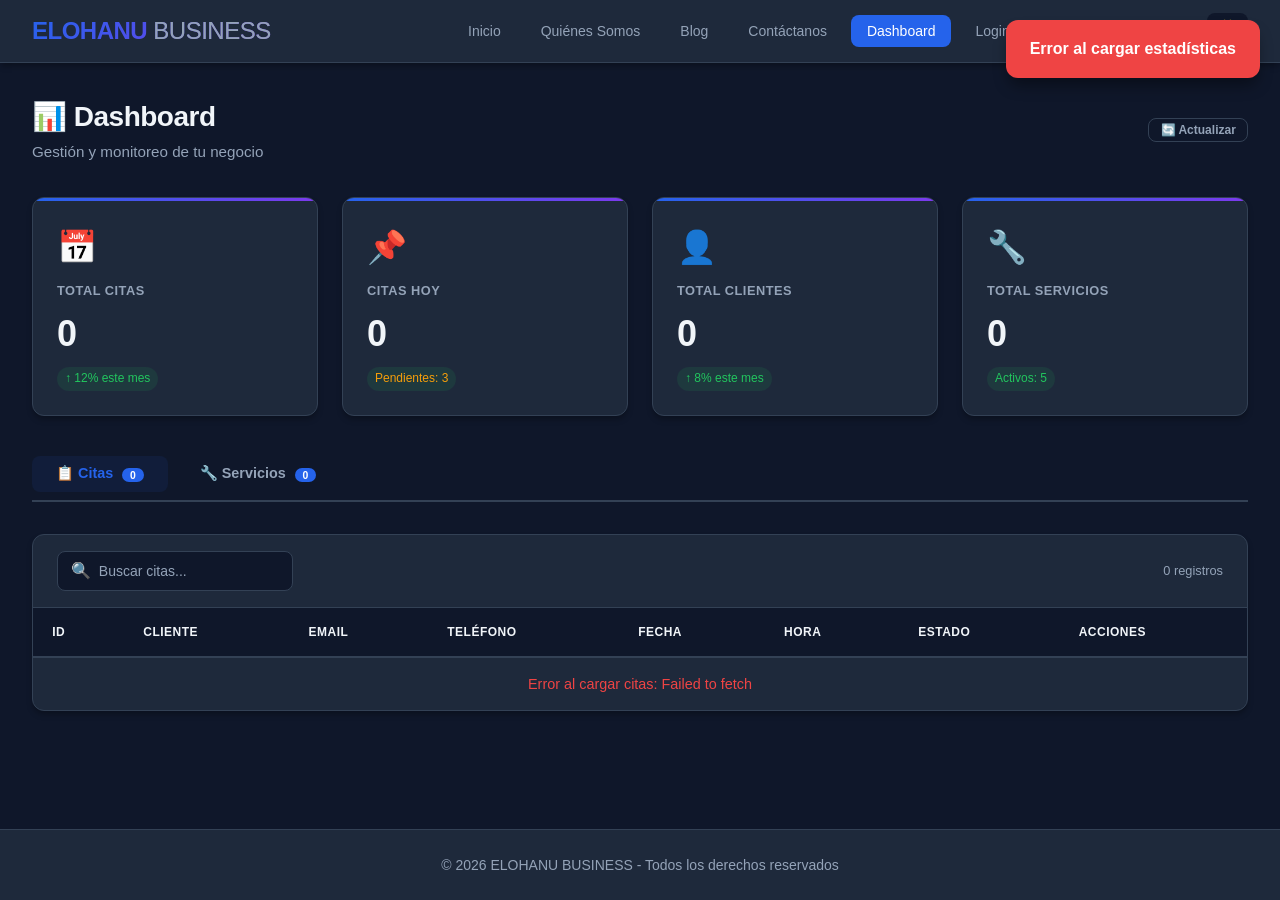
<file: templates/dashboard.html>
<!DOCTYPE html>
<html lang="es">
<head>
    <meta charset="UTF-8">
    <meta name="viewport" content="width=device-width, initial-scale=1.0">
    <title>Dashboard | ELOHANU BUSINESS</title>
    <style>
        /* ===== RESET & BASE ===== */
        * {
            margin: 0;
            padding: 0;
            box-sizing: border-box;
        }

        :root {
            --primary: #2563eb;
            --primary-dark: #1d4ed8;
            --secondary: #64748b;
            --success: #22c55e;
            --danger: #ef4444;
            --warning: #f59e0b;
            --bg: #f1f5f9;
            --card-bg: #ffffff;
            --text: #0f172a;
            --text-secondary: #475569;
            --border: #e2e8f0;
            --shadow: 0 4px 6px -1px rgba(0, 0, 0, 0.1), 0 2px 4px -1px rgba(0, 0, 0, 0.06);
            --shadow-lg: 0 10px 15px -3px rgba(0, 0, 0, 0.1), 0 4px 6px -2px rgba(0, 0, 0, 0.05);
            --radius: 12px;
            --transition: all 0.3s cubic-bezier(0.4, 0, 0.2, 1);
        }

        body {
            font-family: 'Inter', -apple-system, BlinkMacSystemFont, 'Segoe UI', Roboto, sans-serif;
            background: var(--bg);
            color: var(--text);
            line-height: 1.6;
            min-height: 100vh;
            display: flex;
            flex-direction: column;
        }

        /* ===== SCROLLBAR ===== */
        ::-webkit-scrollbar {
            width: 8px;
            height: 8px;
        }
        ::-webkit-scrollbar-track {
            background: var(--bg);
        }
        ::-webkit-scrollbar-thumb {
            background: var(--secondary);
            border-radius: 4px;
        }
        ::-webkit-scrollbar-thumb:hover {
            background: var(--primary);
        }

        /* ===== NAVBAR ===== */
        .navbar {
            background: var(--card-bg);
            padding: 0.75rem 2rem;
            display: flex;
            justify-content: space-between;
            align-items: center;
            box-shadow: var(--shadow);
            position: sticky;
            top: 0;
            z-index: 100;
            flex-wrap: wrap;
            gap: 0.5rem;
            border-bottom: 1px solid var(--border);
        }

        .logo {
            font-size: 1.5rem;
            font-weight: 800;
            background: linear-gradient(135deg, var(--primary), #7c3aed);
            -webkit-background-clip: text;
            -webkit-text-fill-color: transparent;
            letter-spacing: -0.5px;
        }

        .logo span {
            font-weight: 300;
            -webkit-text-fill-color: var(--text-secondary);
        }

        .nav-links {
            display: flex;
            list-style: none;
            gap: 0.5rem;
            flex-wrap: wrap;
        }

        .nav-links li a {
            color: var(--text-secondary);
            text-decoration: none;
            padding: 0.5rem 1rem;
            border-radius: 8px;
            transition: var(--transition);
            font-weight: 500;
            font-size: 0.875rem;
        }

        .nav-links li a:hover {
            background: var(--bg);
            color: var(--text);
        }

        .nav-links li a.active {
            background: var(--primary);
            color: white;
        }

        .nav-actions {
            display: flex;
            align-items: center;
            gap: 0.75rem;
        }

        .theme-toggle {
            cursor: pointer;
            padding: 0.5rem;
            font-size: 1.25rem;
            border-radius: 8px;
            transition: var(--transition);
            background: var(--bg);
            border: none;
            line-height: 1;
        }

        .theme-toggle:hover {
            transform: rotate(20deg);
        }

        /* ===== THEME ===== */
        body.light {
            --bg: #f8fafc;
            --card-bg: #ffffff;
            --text: #0f172a;
            --text-secondary: #475569;
            --border: #e2e8f0;
        }

        body.dark {
            --bg: #0f172a;
            --card-bg: #1e293b;
            --text: #f1f5f9;
            --text-secondary: #94a3b8;
            --border: #334155;
            --shadow: 0 4px 6px -1px rgba(0, 0, 0, 0.3);
            --shadow-lg: 0 10px 15px -3px rgba(0, 0, 0, 0.4);
        }

        body.dark .stat-card,
        body.dark .table-container,
        body.dark .modal-content {
            background: var(--card-bg);
        }

        body.dark .navbar {
            background: var(--card-bg);
            border-bottom-color: var(--border);
        }

        body.dark .logo span {
            -webkit-text-fill-color: var(--text-secondary);
        }

        body.dark th {
            background: var(--bg);
            color: var(--text);
        }

        body.dark tr:hover {
            background: var(--bg);
        }

        body.dark .footer {
            background: var(--card-bg);
            border-top: 1px solid var(--border);
            color: var(--text-secondary);
        }

        /* ===== CONTAINER ===== */
        .container {
            max-width: 1400px;
            margin: 0 auto;
            padding: 2rem;
            flex: 1;
            width: 100%;
        }

        /* ===== PAGE HEADER ===== */
        .page-header {
            display: flex;
            justify-content: space-between;
            align-items: center;
            margin-bottom: 2rem;
            flex-wrap: wrap;
            gap: 1rem;
        }

        .page-header h1 {
            font-size: 1.75rem;
            font-weight: 700;
            letter-spacing: -0.5px;
        }

        .page-header p {
            color: var(--text-secondary);
            font-size: 0.95rem;
        }

        /* ===== STATS GRID ===== */
        .stats-grid {
            display: grid;
            grid-template-columns: repeat(auto-fit, minmax(220px, 1fr));
            gap: 1.5rem;
            margin-bottom: 2.5rem;
        }

        .stat-card {
            background: var(--card-bg);
            padding: 1.5rem;
            border-radius: var(--radius);
            box-shadow: var(--shadow);
            transition: var(--transition);
            border: 1px solid var(--border);
            position: relative;
            overflow: hidden;
        }

        .stat-card:hover {
            transform: translateY(-2px);
            box-shadow: var(--shadow-lg);
        }

        .stat-card .icon {
            font-size: 2rem;
            margin-bottom: 0.5rem;
            display: block;
        }

        .stat-card h3 {
            color: var(--text-secondary);
            font-size: 0.8rem;
            text-transform: uppercase;
            letter-spacing: 0.5px;
            font-weight: 600;
            margin-bottom: 0.25rem;
        }

        .stat-number {
            font-size: 2.25rem;
            font-weight: 800;
            color: var(--text);
            letter-spacing: -1px;
        }

        .stat-change {
            font-size: 0.75rem;
            color: var(--success);
            background: rgba(34, 197, 94, 0.1);
            padding: 0.15rem 0.5rem;
            border-radius: 20px;
            display: inline-block;
            margin-top: 0.25rem;
        }

        .stat-card::after {
            content: '';
            position: absolute;
            top: 0;
            left: 0;
            right: 0;
            height: 3px;
            background: linear-gradient(90deg, var(--primary), #7c3aed);
        }

        /* ===== TABS ===== */
        .tabs {
            display: flex;
            gap: 0.5rem;
            margin-bottom: 2rem;
            border-bottom: 2px solid var(--border);
            padding-bottom: 0.5rem;
            flex-wrap: wrap;
        }

        .tab-btn {
            padding: 0.6rem 1.5rem;
            background: none;
            border: none;
            cursor: pointer;
            font-size: 0.9rem;
            font-weight: 600;
            color: var(--text-secondary);
            transition: var(--transition);
            border-radius: 8px;
            position: relative;
        }

        .tab-btn:hover {
            color: var(--text);
            background: var(--bg);
        }

        .tab-btn.active {
            color: var(--primary);
            background: rgba(37, 99, 235, 0.08);
        }

        .tab-btn .badge-count {
            background: var(--primary);
            color: white;
            font-size: 0.65rem;
            padding: 0.1rem 0.5rem;
            border-radius: 20px;
            margin-left: 0.3rem;
        }

        .tab-content {
            display: none;
            animation: fadeIn 0.3s ease;
        }

        .tab-content.active {
            display: block;
        }

        @keyframes fadeIn {
            from {
                opacity: 0;
                transform: translateY(10px);
            }
            to {
                opacity: 1;
                transform: translateY(0);
            }
        }

        /* ===== TABLE ===== */
        .table-container {
            background: var(--card-bg);
            border-radius: var(--radius);
            overflow-x: auto;
            box-shadow: var(--shadow);
            border: 1px solid var(--border);
        }

        .table-toolbar {
            display: flex;
            justify-content: space-between;
            align-items: center;
            padding: 1rem 1.5rem;
            border-bottom: 1px solid var(--border);
            flex-wrap: wrap;
            gap: 0.75rem;
        }

        .table-toolbar .search-box {
            display: flex;
            align-items: center;
            gap: 0.5rem;
            background: var(--bg);
            padding: 0.4rem 0.8rem;
            border-radius: 8px;
            border: 1px solid var(--border);
        }

        .table-toolbar .search-box input {
            border: none;
            background: transparent;
            padding: 0.3rem 0;
            font-size: 0.875rem;
            color: var(--text);
            outline: none;
            min-width: 180px;
        }

        .table-toolbar .search-box input::placeholder {
            color: var(--text-secondary);
        }

        table {
            width: 100%;
            border-collapse: collapse;
            font-size: 0.9rem;
        }

        th {
            padding: 0.9rem 1.2rem;
            text-align: left;
            font-weight: 600;
            color: var(--text-secondary);
            background: var(--bg);
            border-bottom: 2px solid var(--border);
            font-size: 0.75rem;
            text-transform: uppercase;
            letter-spacing: 0.5px;
            white-space: nowrap;
        }

        td {
            padding: 0.9rem 1.2rem;
            border-bottom: 1px solid var(--border);
            vertical-align: middle;
        }

        tr:last-child td {
            border-bottom: none;
        }

        tr:hover td {
            background: var(--bg);
        }

        /* ===== BADGES ===== */
        .badge {
            padding: 0.25rem 0.75rem;
            border-radius: 20px;
            font-size: 0.7rem;
            font-weight: 600;
            text-transform: uppercase;
            letter-spacing: 0.3px;
            display: inline-block;
        }

        .badge-pendiente {
            background: #fef3c7;
            color: #92400e;
        }

        .badge-confirmada {
            background: #dbeafe;
            color: #1e40af;
        }

        .badge-completada {
            background: #d1fae5;
            color: #065f46;
        }

        .badge-cancelada {
            background: #fee2e2;
            color: #991b1b;
        }

        body.dark .badge-pendiente {
            background: #78350f;
            color: #fcd34d;
        }
        body.dark .badge-confirmada {
            background: #1e3a5f;
            color: #93c5fd;
        }
        body.dark .badge-completada {
            background: #064e3b;
            color: #6ee7b7;
        }
        body.dark .badge-cancelada {
            background: #7f1d1d;
            color: #fca5a5;
        }

        /* ===== BUTTONS ===== */
        .btn {
            padding: 0.5rem 1.2rem;
            border: none;
            border-radius: 8px;
            cursor: pointer;
            font-size: 0.85rem;
            font-weight: 600;
            transition: var(--transition);
            display: inline-flex;
            align-items: center;
            gap: 0.4rem;
            text-decoration: none;
        }

        .btn-primary {
            background: var(--primary);
            color: white;
        }
        .btn-primary:hover {
            background: var(--primary-dark);
            transform: translateY(-1px);
            box-shadow: var(--shadow);
        }

        .btn-success {
            background: var(--success);
            color: white;
        }
        .btn-success:hover {
            background: #16a34a;
            transform: translateY(-1px);
        }

        .btn-danger {
            background: var(--danger);
            color: white;
        }
        .btn-danger:hover {
            background: #dc2626;
            transform: translateY(-1px);
        }

        .btn-outline {
            background: transparent;
            color: var(--text-secondary);
            border: 1px solid var(--border);
        }
        .btn-outline:hover {
            background: var(--bg);
        }

        .btn-sm {
            padding: 0.25rem 0.7rem;
            font-size: 0.75rem;
        }

        .actions {
            display: flex;
            gap: 0.4rem;
            flex-wrap: wrap;
        }

        .actions select {
            padding: 0.25rem 0.5rem;
            font-size: 0.7rem;
            border: 1px solid var(--border);
            border-radius: 6px;
            background: var(--bg);
            color: var(--text);
            cursor: pointer;
            outline: none;
        }

        .actions select:focus {
            border-color: var(--primary);
        }

        /* ===== MODAL ===== */
        .modal {
            display: none;
            position: fixed;
            top: 0;
            left: 0;
            width: 100%;
            height: 100%;
            background: rgba(0, 0, 0, 0.5);
            backdrop-filter: blur(4px);
            z-index: 1000;
            animation: fadeIn 0.2s ease;
        }

        .modal-content {
            position: absolute;
            top: 50%;
            left: 50%;
            transform: translate(-50%, -50%);
            background: var(--card-bg);
            padding: 2rem;
            border-radius: var(--radius);
            min-width: 400px;
            max-width: 500px;
            width: 90%;
            box-shadow: var(--shadow-lg);
            border: 1px solid var(--border);
            max-height: 90vh;
            overflow-y: auto;
        }

        .modal-header {
            display: flex;
            justify-content: space-between;
            align-items: center;
            margin-bottom: 1.5rem;
        }

        .modal-header h3 {
            font-size: 1.25rem;
            font-weight: 700;
        }

        .close {
            cursor: pointer;
            font-size: 1.75rem;
            color: var(--text-secondary);
            transition: var(--transition);
            line-height: 1;
            background: none;
            border: none;
        }

        .close:hover {
            color: var(--text);
            transform: rotate(90deg);
        }

        .form-group {
            margin-bottom: 1.25rem;
        }

        .form-group label {
            display: block;
            margin-bottom: 0.4rem;
            font-weight: 600;
            font-size: 0.875rem;
            color: var(--text-secondary);
        }

        .form-group input,
        .form-group textarea,
        .form-group select {
            width: 100%;
            padding: 0.6rem 0.8rem;
            border: 1px solid var(--border);
            border-radius: 8px;
            background: var(--bg);
            color: var(--text);
            font-size: 0.9rem;
            transition: var(--transition);
            outline: none;
        }

        .form-group input:focus,
        .form-group textarea:focus,
        .form-group select:focus {
            border-color: var(--primary);
            box-shadow: 0 0 0 3px rgba(37, 99, 235, 0.1);
        }

        .form-group textarea {
            resize: vertical;
            min-height: 80px;
        }

        .form-actions {
            display: flex;
            gap: 0.75rem;
            margin-top: 1.5rem;
        }

        /* ===== ALERT ===== */
        .alert {
            position: fixed;
            top: 20px;
            right: 20px;
            padding: 1rem 1.5rem;
            border-radius: var(--radius);
            color: white;
            z-index: 1100;
            animation: slideIn 0.3s ease;
            box-shadow: var(--shadow-lg);
            font-weight: 600;
            max-width: 400px;
        }

        .alert-success {
            background: var(--success);
        }
        .alert-error {
            background: var(--danger);
        }
        .alert-info {
            background: var(--primary);
        }

        @keyframes slideIn {
            from {
                transform: translateX(100%);
                opacity: 0;
            }
            to {
                transform: translateX(0);
                opacity: 1;
            }
        }

        /* ===== FOOTER ===== */
        .footer {
            background: var(--card-bg);
            color: var(--text-secondary);
            text-align: center;
            padding: 1.5rem 2rem;
            margin-top: 3rem;
            border-top: 1px solid var(--border);
            font-size: 0.875rem;
        }

        /* ===== RESPONSIVE ===== */

        /* Tablets y pantallas medianas */
        @media (max-width: 1024px) {
            .container {
                padding: 1.5rem;
            }
            .stats-grid {
                grid-template-columns: repeat(2, 1fr);
            }
        }

        /* Móviles grandes */
        @media (max-width: 768px) {
            .navbar {
                padding: 0.6rem 1rem;
                flex-direction: column;
                align-items: stretch;
                gap: 0.5rem;
            }

            .nav-links {
                justify-content: center;
                gap: 0.25rem;
            }

            .nav-links li a {
                padding: 0.3rem 0.6rem;
                font-size: 0.8rem;
            }

            .nav-actions {
                justify-content: center;
            }

            .container {
                padding: 1rem;
            }

            .page-header h1 {
                font-size: 1.25rem;
            }

            .stats-grid {
                grid-template-columns: 1fr 1fr;
                gap: 0.75rem;
            }

            .stat-card {
                padding: 1rem;
            }

            .stat-number {
                font-size: 1.5rem;
            }

            .stat-card h3 {
                font-size: 0.7rem;
            }

            .tabs {
                gap: 0.25rem;
            }

            .tab-btn {
                padding: 0.4rem 0.8rem;
                font-size: 0.8rem;
            }

            th,
            td {
                padding: 0.6rem 0.8rem;
                font-size: 0.8rem;
            }

            .table-toolbar {
                flex-direction: column;
                align-items: stretch;
                padding: 0.75rem 1rem;
            }

            .table-toolbar .search-box input {
                min-width: unset;
                width: 100%;
            }

            .modal-content {
                min-width: unset;
                max-width: 95%;
                padding: 1.5rem;
                margin: 1rem;
                width: 95%;
            }

            .actions {
                gap: 0.25rem;
            }

            .btn-sm {
                padding: 0.15rem 0.4rem;
                font-size: 0.65rem;
            }

            .alert {
                top: 10px;
                right: 10px;
                left: 10px;
                max-width: unset;
                font-size: 0.85rem;
                padding: 0.75rem 1rem;
            }
        }

        /* Móviles pequeños */
        @media (max-width: 480px) {
            .stats-grid {
                grid-template-columns: 1fr;
            }

            .nav-links {
                flex-wrap: wrap;
                gap: 0.15rem;
            }

            .nav-links li a {
                padding: 0.2rem 0.4rem;
                font-size: 0.7rem;
            }

            .logo {
                font-size: 1.2rem;
                text-align: center;
            }

            .container {
                padding: 0.75rem;
            }

            .stat-card {
                padding: 0.75rem;
            }

            .stat-number {
                font-size: 1.25rem;
            }

            .tab-btn {
                font-size: 0.7rem;
                padding: 0.3rem 0.6rem;
            }

            th,
            td {
                padding: 0.4rem 0.5rem;
                font-size: 0.7rem;
            }

            .badge {
                font-size: 0.6rem;
                padding: 0.15rem 0.5rem;
            }

            .modal-content {
                padding: 1rem;
            }

            .form-actions {
                flex-direction: column;
            }

            .form-actions .btn {
                width: 100%;
                justify-content: center;
            }
        }

        /* Móviles muy pequeños */
        @media (max-width: 360px) {
            .nav-links li a {
                font-size: 0.6rem;
                padding: 0.15rem 0.3rem;
            }

            .stat-number {
                font-size: 1rem;
            }

            .stat-card .icon {
                font-size: 1.5rem;
            }
        }

        /* ===== UTILITY ===== */
        .text-center {
            text-align: center;
        }
        .text-muted {
            color: var(--text-secondary);
        }
        .mt-1 {
            margin-top: 0.5rem;
        }
        .mb-1 {
            margin-bottom: 0.5rem;
        }
        .gap-1 {
            gap: 0.5rem;
        }
        .flex {
            display: flex;
        }
        .flex-center {
            display: flex;
            align-items: center;
            justify-content: center;
        }
        .flex-between {
            display: flex;
            justify-content: space-between;
            align-items: center;
        }
        .flex-wrap {
            flex-wrap: wrap;
        }
        .w-full {
            width: 100%;
        }
    </style>
</head>
<body>
    <!-- ===== NAVBAR ===== -->
    <nav class="navbar">
        <div class="logo">ELOHANU <span>BUSINESS</span></div>
        <ul class="nav-links">
            <li><a href="ELOHANU_BUSINESS.html">Inicio</a></li>
            <li><a href="quienes-somos.html">Quiénes Somos</a></li>
            <li><a href="blog-noticias.html">Blog</a></li>
            <li><a href="contactanos.html">Contáctanos</a></li>
            <li><a href="dashboard.html" class="active">Dashboard</a></li>
            <li><a href="login.html">Login</a></li>
        </ul>
        <div class="nav-actions">
            <button class="theme-toggle" id="themeBtn" aria-label="Cambiar tema">🌓</button>
        </div>
    </nav>

    <!-- ===== MAIN CONTENT ===== -->
    <div class="container">
        <!-- Page Header -->
        <div class="page-header">
            <div>
                <h1>📊 Dashboard</h1>
                <p>Gestión y monitoreo de tu negocio</p>
            </div>
            <div class="flex" style="gap:0.5rem; flex-wrap:wrap;">
                <button class="btn btn-outline btn-sm" onclick="cargarDatos()">🔄 Actualizar</button>
            </div>
        </div>

        <!-- Stats Cards -->
        <div class="stats-grid" id="statsGrid">
            <div class="stat-card">
                <span class="icon">📅</span>
                <h3>Total Citas</h3>
                <div class="stat-number" id="totalCitas">0</div>
                <span class="stat-change">↑ 12% este mes</span>
            </div>
            <div class="stat-card">
                <span class="icon">📌</span>
                <h3>Citas Hoy</h3>
                <div class="stat-number" id="citasHoy">0</div>
                <span class="stat-change" style="color:var(--warning);">Pendientes: 3</span>
            </div>
            <div class="stat-card">
                <span class="icon">👤</span>
                <h3>Total Clientes</h3>
                <div class="stat-number" id="totalClientes">0</div>
                <span class="stat-change">↑ 8% este mes</span>
            </div>
            <div class="stat-card">
                <span class="icon">🔧</span>
                <h3>Total Servicios</h3>
                <div class="stat-number" id="totalServicios">0</div>
                <span class="stat-change">Activos: 5</span>
            </div>
        </div>

        <!-- Tabs -->
        <div class="tabs">
            <button class="tab-btn active" onclick="switchTab('citas', event)">
                📋 Citas <span class="badge-count" id="citasCount">0</span>
            </button>
            <button class="tab-btn" onclick="switchTab('servicios', event)">
                🔧 Servicios <span class="badge-count" id="serviciosCount">0</span>
            </button>
        </div>

        <!-- Citas Tab -->
        <div id="citasTab" class="tab-content active">
            <div class="table-container">
                <div class="table-toolbar">
                    <div class="search-box">
                        <span>🔍</span>
                        <input type="text" placeholder="Buscar citas..." id="searchCitas" oninput="filtrarCitas()">
                    </div>
                    <span class="text-muted" style="font-size:0.8rem;" id="citasTotal">0 registros</span>
                </div>
                <table>
                    <thead>
                        <tr>
                            <th>ID</th>
                            <th>Cliente</th>
                            <th>Email</th>
                            <th>Teléfono</th>
                            <th>Fecha</th>
                            <th>Hora</th>
                            <th>Estado</th>
                            <th>Acciones</th>
                        </tr>
                    </thead>
                    <tbody id="citasTableBody">
                        <tr>
                            <td colspan="8" class="text-center text-muted">Cargando citas...</td>
                        </tr>
                    </tbody>
                </table>
            </div>
        </div>

        <!-- Servicios Tab -->
        <div id="serviciosTab" class="tab-content">
            <div class="table-container">
                <div class="table-toolbar">
                    <div class="flex flex-wrap" style="gap:0.5rem;">
                        <button class="btn btn-primary" onclick="abrirModalServicio()">+ Nuevo Servicio</button>
                    </div>
                    <span class="text-muted" style="font-size:0.8rem;" id="serviciosTotal">0 registros</span>
                </div>
                <table>
                    <thead>
                        <tr>
                            <th>ID</th>
                            <th>Nombre</th>
                            <th>Descripción</th>
                            <th>Precio</th>
                            <th>Duración</th>
                            <th>Acciones</th>
                        </tr>
                    </thead>
                    <tbody id="serviciosTableBody">
                        <tr>
                            <td colspan="6" class="text-center text-muted">Cargando servicios...</td>
                        </tr>
                    </tbody>
                </table>
            </div>
        </div>
    </div>

    <!-- ===== FOOTER ===== -->
    <footer class="footer">
        © 2026 ELOHANU BUSINESS - Todos los derechos reservados
    </footer>

    <!-- ===== MODAL ===== -->
    <div id="servicioModal" class="modal">
        <div class="modal-content">
            <div class="modal-header">
                <h3 id="modalTitle">Nuevo Servicio</h3>
                <button class="close" onclick="cerrarModalServicio()">&times;</button>
            </div>
            <form id="servicioForm">
                <input type="hidden" id="servicioId">
                <div class="form-group">
                    <label>Nombre *</label>
                    <input type="text" id="servicioNombre" required placeholder="Ej: Calculo de impuestos">
                </div>
                <div class="form-group">
                    <label>Descripción</label>
                    <textarea id="servicioDescripcion" rows="3" placeholder="Descripción del servicio..."></textarea>
                </div>
                <div class="form-group">
                    <label>Precio</label>
                    <input type="number" id="servicioPrecio" step="0.01" placeholder="0.00">
                </div>
                <div class="form-group">
                    <label>Duración (minutos)</label>
                    <input type="number" id="servicioDuracion" placeholder="30">
                </div>
                <div class="form-actions">
                    <button type="submit" class="btn btn-primary">💾 Guardar</button>
                    <button type="button" class="btn btn-outline" onclick="cerrarModalServicio()">Cancelar</button>
                </div>
            </form>
        </div>
    </div>

    <script>
        const API_URL = 'http://localhost:3000/api';
        let citasData = [];
        let serviciosData = [];

        // ===== TEMA OSCURO/CLARO =====
        const themeBtn = document.getElementById('themeBtn');
        const savedTheme = localStorage.getItem('theme') || 'dark';
        document.body.className = savedTheme;
        themeBtn.textContent = savedTheme === 'dark' ? '🌞' : '🌓';

        themeBtn.addEventListener('click', () => {
            const isDark = document.body.classList.toggle('dark');
            document.body.classList.toggle('light', !isDark);
            localStorage.setItem('theme', isDark ? 'dark' : 'light');
            themeBtn.textContent = isDark ? '🌞' : '🌓';
        });

        // ===== CARGAR DATOS =====
        function cargarDatos() {
            cargarEstadisticas();
            cargarCitas();
            cargarServicios();
        }

        // ===== ESTADÍSTICAS =====
        async function cargarEstadisticas() {
            try {
                const response = await fetch(`${API_URL}/stats`);
                if (!response.ok) throw new Error('Error en stats');
                const data = await response.json();

                document.getElementById('totalCitas').textContent = data.total_citas || 0;
                document.getElementById('citasHoy').textContent = data.citas_hoy || 0;
                document.getElementById('totalClientes').textContent = data.total_clientes || 0;
                document.getElementById('totalServicios').textContent = data.total_servicios || 0;
            } catch (error) {
                console.error('Error cargando estadísticas:', error);
                mostrarAlerta('Error al cargar estadísticas', 'error');
            }
        }

        // ===== CITAS =====
        async function cargarCitas() {
            try {
                const response = await fetch(`${API_URL}/citas`);
                if (!response.ok) throw new Error(`HTTP ${response.status}`);
                citasData = await response.json();

                const tbody = document.getElementById('citasTableBody');
                const totalEl = document.getElementById('citasTotal');
                const countEl = document.getElementById('citasCount');

                if (!citasData || citasData.length === 0) {
                    tbody.innerHTML = '<tr><td colspan="8" class="text-center text-muted">No hay citas registradas</td></tr>';
                    totalEl.textContent = '0 registros';
                    countEl.textContent = '0';
                    return;
                }

                totalEl.textContent = `${citasData.length} registros`;
                countEl.textContent = citasData.length;
                renderCitas(citasData);

            } catch (error) {
                console.error('Error cargando citas:', error);
                document.getElementById('citasTableBody').innerHTML =
                    `<tr><td colspan="8" class="text-center" style="color:var(--danger);">Error al cargar citas: ${error.message}</td></tr>`;
            }
        }

        function renderCitas(citas) {
            const tbody = document.getElementById('citasTableBody');
            if (!citas || citas.length === 0) {
                tbody.innerHTML = '<tr><td colspan="8" class="text-center text-muted">No hay resultados</td></tr>';
                return;
            }

            tbody.innerHTML = citas.map(cita => `
                    <tr>
                        <td><strong>#${cita.id_cita}</strong></td>
                        <td>${cita.nombre || 'N/A'} ${cita.apellido || ''}</td>
                        <td>${cita.email || 'N/A'}</td>
                        <td>${cita.telefono || 'N/A'}</td>
                        <td>${cita.fecha || 'N/A'}</td>
                        <td>${cita.hora || 'N/A'}</td>
                        <td>
                            <span class="badge badge-${cita.estado || 'pendiente'}">${cita.estado || 'pendiente'}</span>
                        </td>
                        <td class="actions">
                            <select onchange="cambiarEstado(${cita.id_cita}, this.value)" class="btn-sm">
                                <option value="">📌 Cambiar</option>
                                <option value="pendiente" ${cita.estado === 'pendiente' ? 'selected' : ''}>Pendiente</option>
                                <option value="confirmada" ${cita.estado === 'confirmada' ? 'selected' : ''}>Confirmada</option>
                                <option value="completada" ${cita.estado === 'completada' ? 'selected' : ''}>Completada</option>
                                <option value="cancelada" ${cita.estado === 'cancelada' ? 'selected' : ''}>Cancelada</option>
                            </select>
                        </td>
                    </tr>
                `).join('');
        }

        function filtrarCitas() {
            const search = document.getElementById('searchCitas').value.toLowerCase().trim();
            if (!search) {
                renderCitas(citasData);
                document.getElementById('citasTotal').textContent = `${citasData.length} registros`;
                return;
            }

            const filtered = citasData.filter(c =>
                (c.nombre && c.nombre.toLowerCase().includes(search)) ||
                (c.apellido && c.apellido.toLowerCase().includes(search)) ||
                (c.email && c.email.toLowerCase().includes(search)) ||
                (c.telefono && c.telefono.includes(search))
            );
            renderCitas(filtered);
            document.getElementById('citasTotal').textContent = `${filtered.length} registros (filtrados)`;
        }

        async function cambiarEstado(citaId, nuevoEstado) {
            if (!nuevoEstado) return;

            try {
                const response = await fetch(`${API_URL}/citas/${citaId}/estado`, {
                    method: 'PUT',
                    headers: { 'Content-Type': 'application/json' },
                    body: JSON.stringify({ estado: nuevoEstado })
                });

                const result = await response.json();

                if (response.ok) {
                    mostrarAlerta('✅ Estado actualizado correctamente', 'success');
                    cargarCitas();
                    cargarEstadisticas();
                } else {
                    mostrarAlerta(result.error || 'Error al actualizar estado', 'error');
                }
            } catch (error) {
                console.error('Error:', error);
                mostrarAlerta('Error al actualizar estado', 'error');
            }
        }

        // ===== SERVICIOS =====
        async function cargarServicios() {
            try {
                const response = await fetch(`${API_URL}/servicios`);
                if (!response.ok) throw new Error(`HTTP ${response.status}`);
                serviciosData = await response.json();

                const tbody = document.getElementById('serviciosTableBody');
                const totalEl = document.getElementById('serviciosTotal');
                const countEl = document.getElementById('serviciosCount');

                if (!serviciosData || serviciosData.length === 0) {
                    tbody.innerHTML = '<tr><td colspan="6" class="text-center text-muted">No hay servicios registrados</td></tr>';
                    totalEl.textContent = '0 registros';
                    countEl.textContent = '0';
                    return;
                }

                totalEl.textContent = `${serviciosData.length} registros`;
                countEl.textContent = serviciosData.length;

                tbody.innerHTML = serviciosData.map(servicio => `
                        <tr>
                            <td><strong>#${servicio.id_servicio}</strong></td>
                            <td>${servicio.nombre}</td>
                            <td>${servicio.descripcion || '-'}</td>
                            <td>${servicio.precio ? `$${servicio.precio}` : '-'}</td>
                            <td>${servicio.duracion ? `${servicio.duracion} min` : '-'}</td>
                            <td class="actions">
                                <button class="btn btn-primary btn-sm" onclick="editarServicio(${servicio.id_servicio})">✏️</button>
                                <button class="btn btn-danger btn-sm" onclick="eliminarServicio(${servicio.id_servicio})">🗑️</button>
                            </td>
                        </tr>
                    `).join('');

            } catch (error) {
                console.error('Error cargando servicios:', error);
                document.getElementById('serviciosTableBody').innerHTML =
                    `<tr><td colspan="6" class="text-center" style="color:var(--danger);">Error al cargar servicios: ${error.message}</td></tr>`;
            }
        }

        function abrirModalServicio(servicio = null) {
            const modal = document.getElementById('servicioModal');
            const title = document.getElementById('modalTitle');

            if (servicio) {
                title.textContent = '✏️ Editar Servicio';
                document.getElementById('servicioId').value = servicio.id_servicio;
                document.getElementById('servicioNombre').value = servicio.nombre;
                document.getElementById('servicioDescripcion').value = servicio.descripcion || '';
                document.getElementById('servicioPrecio').value = servicio.precio || '';
                document.getElementById('servicioDuracion').value = servicio.duracion || '';
            } else {
                title.textContent = '➕ Nuevo Servicio';
                document.getElementById('servicioForm').reset();
                document.getElementById('servicioId').value = '';
            }

            modal.style.display = 'block';
            document.body.style.overflow = 'hidden';
        }

        function cerrarModalServicio() {
            document.getElementById('servicioModal').style.display = 'none';
            document.body.style.overflow = '';
        }

        function editarServicio(id) {
            const servicio = serviciosData.find(s => s.id_servicio === id);
            if (servicio) {
                abrirModalServicio(servicio);
            } else {
                mostrarAlerta('Error: Servicio no encontrado', 'error');
            }
        }

        document.getElementById('servicioForm').addEventListener('submit', async (e) => {
            e.preventDefault();

            const id = document.getElementById('servicioId').value;
            const data = {
                nombre: document.getElementById('servicioNombre').value.trim(),
                descripcion: document.getElementById('servicioDescripcion').value.trim(),
                precio: document.getElementById('servicioPrecio').value || null,
                duracion: document.getElementById('servicioDuracion').value || null
            };

            if (!data.nombre) {
                mostrarAlerta('El nombre es obligatorio', 'error');
                return;
            }

            const url = id ? `${API_URL}/servicios/${id}` : `${API_URL}/servicios`;
            const method = id ? 'PUT' : 'POST';

            try {
                const response = await fetch(url, {
                    method: method,
                    headers: { 'Content-Type': 'application/json' },
                    body: JSON.stringify(data)
                });

                const result = await response.json();

                if (response.ok) {
                    mostrarAlerta(id ? '✅ Servicio actualizado' : '✅ Servicio creado', 'success');
                    cerrarModalServicio();
                    cargarServicios();
                    cargarEstadisticas();
                } else {
                    mostrarAlerta(result.error || 'Error al guardar servicio', 'error');
                }
            } catch (error) {
                console.error('Error:', error);
                mostrarAlerta('Error al guardar servicio', 'error');
            }
        });

        async function eliminarServicio(id) {
            if (!confirm('¿Estás seguro de eliminar este servicio?')) return;

            try {
                const response = await fetch(`${API_URL}/servicios/${id}`, { method: 'DELETE' });
                const result = await response.json();

                if (response.ok) {
                    mostrarAlerta('✅ Servicio eliminado', 'success');
                    cargarServicios();
                    cargarEstadisticas();
                } else {
                    mostrarAlerta(result.error || 'Error al eliminar servicio', 'error');
                }
            } catch (error) {
                console.error('Error:', error);
                mostrarAlerta('Error al eliminar servicio', 'error');
            }
        }

        // ===== TABS =====
        function switchTab(tab, event) {
            const btns = document.querySelectorAll('.tab-btn');
            btns.forEach(btn => btn.classList.remove('active'));

            if (event && event.target) {
                event.target.classList.add('active');
            } else {
                const targetBtn = Array.from(btns).find(b =>
                    b.textContent.toLowerCase().includes(tab)
                );
                if (targetBtn) targetBtn.classList.add('active');
            }

            document.getElementById('citasTab').classList.remove('active');
            document.getElementById('serviciosTab').classList.remove('active');
            document.getElementById(`${tab}Tab`).classList.add('active');
        }

        // ===== ALERTAS =====
        function mostrarAlerta(mensaje, tipo = 'info') {
            const alert = document.createElement('div');
            alert.className = `alert alert-${tipo}`;
            alert.textContent = mensaje;
            document.body.appendChild(alert);

            setTimeout(() => {
                alert.style.opacity = '0';
                alert.style.transition = 'opacity 0.3s';
                setTimeout(() => alert.remove(), 300);
            }, 3000);
        }

        // ===== MODAL CLICK OUTSIDE =====
        window.onclick = function(event) {
            const modal = document.getElementById('servicioModal');
            if (event.target === modal) {
                cerrarModalServicio();
            }
        }

        // ===== INICIALIZAR =====
        cargarDatos();

        // Actualizar cada 60 segundos
        setInterval(() => {
            cargarCitas();
            cargarEstadisticas();
        }, 60000);
    </script>
</body>
</html>
</file>
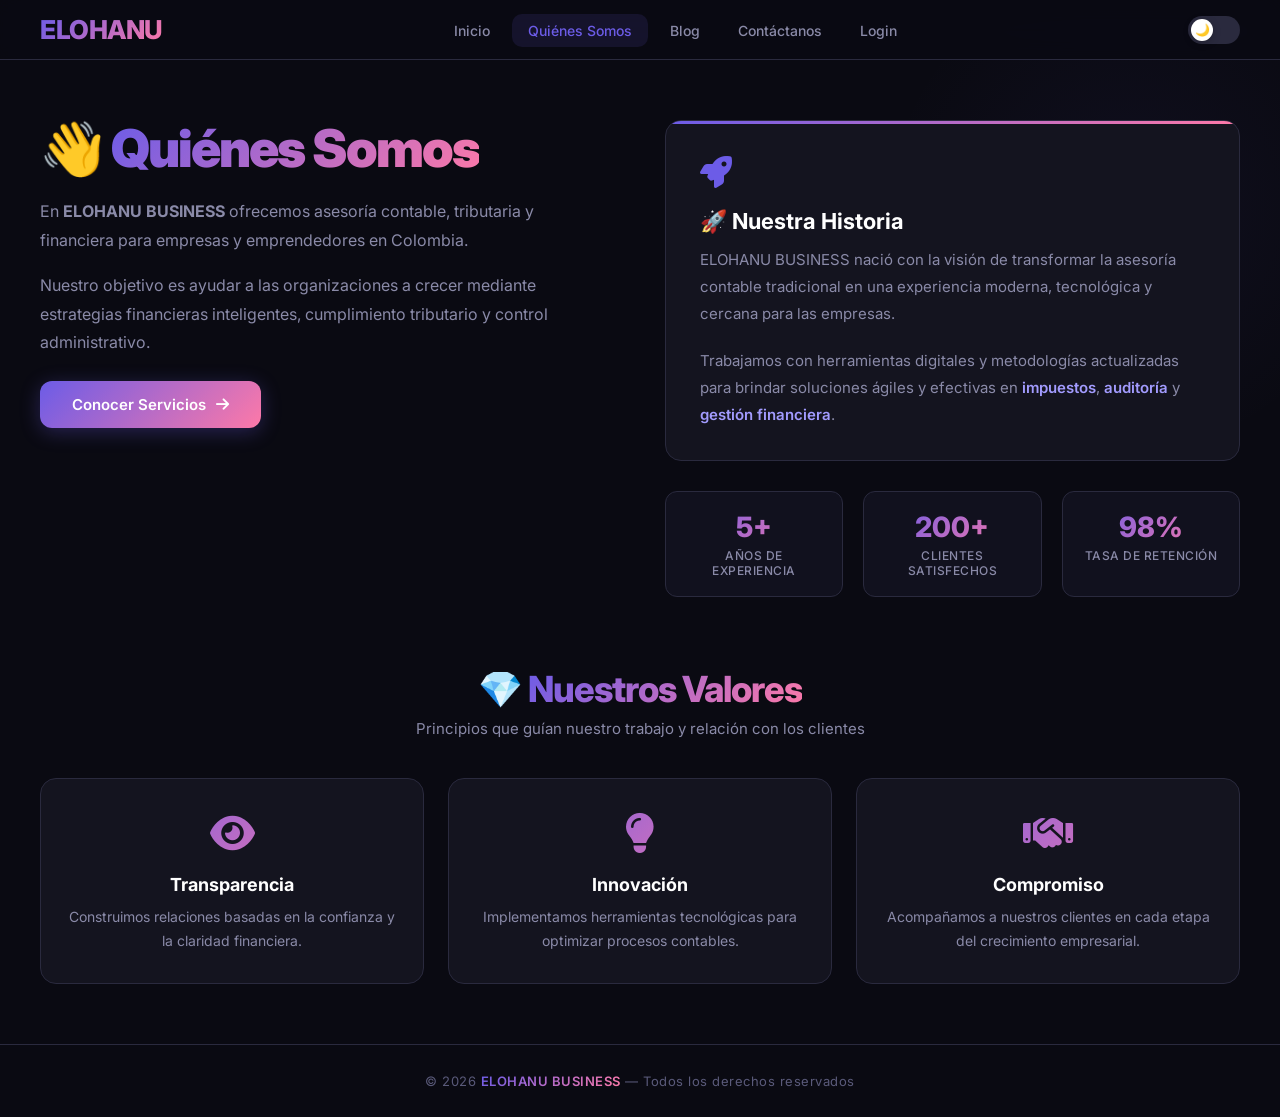
<file: templates/quienes-somos.html>
<!DOCTYPE html>
<html lang="es">
<head>
    <meta charset="UTF-8">
    <meta name="viewport" content="width=device-width, initial-scale=1.0">
    <title>Quiénes Somos | ELOHANU BUSINESS</title>

    <!-- FUENTE GOOGLE -->
    <link href="https://fonts.googleapis.com/css2?family=Inter:wght@300;400;500;600;700;800;900&display=swap" rel="stylesheet">

    <!-- ICONOS -->
    <link rel="stylesheet" href="https://cdnjs.cloudflare.com/ajax/libs/font-awesome/6.5.1/css/all.min.css">

    <style>
        * {
            margin: 0;
            padding: 0;
            box-sizing: border-box;
        }

        :root {
            --bg: #0a0a12;
            --bg-secondary: #11111e;
            --card: #14141f;
            --card-hover: #1a1a2e;
            --text: #ffffff;
            --text-secondary: #8a8aa8;
            --text-muted: #5a5a7a;
            --border: #2a2a3e;
            --primary: #6c5ce7;
            --primary-light: #a29bfe;
            --gradient-1: #6c5ce7;
            --gradient-2: #fd79a8;
            --shadow: rgba(0, 0, 0, 0.5);
            --shadow-light: rgba(108, 92, 231, 0.15);
            --radius: 16px;
            --transition: 0.4s cubic-bezier(0.4, 0, 0.2, 1);
            --navbar-bg: rgba(10, 10, 18, 0.85);
        }

        body.light {
            --bg: #f0f2ff;
            --bg-secondary: #e8eafe;
            --card: #ffffff;
            --card-hover: #f5f6ff;
            --text: #1a1a2e;
            --text-secondary: #6b6b8a;
            --text-muted: #9a9aba;
            --border: #e0e0f0;
            --shadow: rgba(0, 0, 0, 0.08);
            --shadow-light: rgba(108, 92, 231, 0.12);
            --navbar-bg: rgba(255, 255, 255, 0.85);
        }

        body {
            font-family: 'Inter', -apple-system, sans-serif;
            background: var(--bg);
            color: var(--text);
            transition: var(--transition);
            min-height: 100vh;
            display: flex;
            flex-direction: column;
        }

        /* ===== SCROLLBAR ===== */
        ::-webkit-scrollbar {
            width: 6px;
        }
        ::-webkit-scrollbar-track {
            background: var(--bg);
        }
        ::-webkit-scrollbar-thumb {
            background: var(--primary);
            border-radius: 3px;
        }

        /* ===== NAVBAR ===== */
        .navbar {
            position: sticky;
            top: 0;
            background: var(--navbar-bg);
            backdrop-filter: blur(16px) saturate(180%);
            -webkit-backdrop-filter: blur(16px) saturate(180%);
            padding: 14px 40px;
            display: flex;
            justify-content: space-between;
            align-items: center;
            border-bottom: 1px solid var(--border);
            z-index: 100;
            transition: var(--transition);
            flex-wrap: wrap;
            gap: 10px;
        }

        .logo {
            font-size: 26px;
            font-weight: 800;
            background: linear-gradient(135deg, var(--gradient-1), var(--gradient-2));
            -webkit-background-clip: text;
            -webkit-text-fill-color: transparent;
            letter-spacing: -0.5px;
            text-decoration: none;
        }

        .nav-links {
            display: flex;
            align-items: center;
            gap: 6px;
            list-style: none;
            flex-wrap: wrap;
        }

        .nav-links li a {
            color: var(--text-secondary);
            text-decoration: none;
            font-size: 14px;
            font-weight: 500;
            padding: 8px 16px;
            border-radius: 10px;
            transition: var(--transition);
        }

        .nav-links li a:hover {
            color: var(--text);
            background: rgba(255, 255, 255, 0.06);
        }

        body.light .nav-links li a:hover {
            background: rgba(0, 0, 0, 0.05);
        }

        .nav-links li a.active {
            color: var(--primary);
            background: rgba(108, 92, 231, 0.12);
        }

        body.light .nav-links li a.active {
            background: rgba(108, 92, 231, 0.08);
        }

        /* ===== THEME TOGGLE ===== */
        .theme-toggle {
            width: 52px;
            height: 28px;
            background: var(--border);
            border-radius: 30px;
            position: relative;
            cursor: pointer;
            transition: var(--transition);
            flex-shrink: 0;
            border: none;
        }

        .theme-toggle::before {
            content: "🌙";
            display: flex;
            align-items: center;
            justify-content: center;
            width: 22px;
            height: 22px;
            background: white;
            border-radius: 50%;
            position: absolute;
            top: 3px;
            left: 3px;
            transition: var(--transition);
            font-size: 12px;
            box-shadow: 0 2px 8px rgba(0, 0, 0, 0.2);
        }

        body.light .theme-toggle {
            background: var(--primary);
        }

        body.light .theme-toggle::before {
            content: "☀️";
            left: 27px;
        }

        /* ===== HERO ===== */
        .hero {
            padding: 60px 40px 50px;
            max-width: 1400px;
            margin: 0 auto;
            width: 100%;
            position: relative;
        }

        .hero::before {
            content: '';
            position: absolute;
            top: -100px;
            right: -100px;
            width: 500px;
            height: 500px;
            background: radial-gradient(circle, rgba(108, 92, 231, 0.06), transparent 70%);
            border-radius: 50%;
            pointer-events: none;
        }

        .hero-content {
            display: grid;
            grid-template-columns: 1fr 1fr;
            gap: 50px;
            align-items: start;
            position: relative;
            z-index: 1;
        }

        .hero-text h1 {
            font-size: 52px;
            font-weight: 900;
            letter-spacing: -2px;
            line-height: 1.1;
            margin-bottom: 20px;
        }

        .hero-text h1 span {
            background: linear-gradient(135deg, var(--gradient-1), var(--gradient-2));
            -webkit-background-clip: text;
            -webkit-text-fill-color: transparent;
        }

        .hero-text p {
            color: var(--text-secondary);
            font-size: 16px;
            line-height: 1.8;
            margin-bottom: 16px;
            max-width: 520px;
        }

        .hero-text .btn {
            display: inline-flex;
            align-items: center;
            gap: 10px;
            padding: 14px 32px;
            background: linear-gradient(135deg, var(--gradient-1), var(--gradient-2));
            color: white;
            border: none;
            border-radius: 12px;
            font-size: 15px;
            font-weight: 600;
            text-decoration: none;
            transition: var(--transition);
            margin-top: 8px;
            box-shadow: 0 4px 20px rgba(108, 92, 231, 0.3);
        }

        .hero-text .btn:hover {
            transform: translateY(-3px);
            box-shadow: 0 8px 35px rgba(108, 92, 231, 0.4);
        }

        .hero-text .btn i {
            transition: var(--transition);
        }

        .hero-text .btn:hover i {
            transform: translateX(5px);
        }

        /* ===== CARD ===== */
        .card {
            background: var(--card);
            border-radius: var(--radius);
            padding: 32px 34px;
            border: 1px solid var(--border);
            transition: var(--transition);
            box-shadow: var(--shadow);
            position: relative;
            overflow: hidden;
        }

        .card::before {
            content: '';
            position: absolute;
            top: 0;
            left: 0;
            right: 0;
            height: 3px;
            background: linear-gradient(90deg, var(--gradient-1), var(--gradient-2));
        }

        .card:hover {
            transform: translateY(-4px);
            border-color: var(--primary);
            box-shadow: 0 12px 40px var(--shadow);
        }

        .card .icon-card {
            font-size: 32px;
            margin-bottom: 16px;
            display: block;
            color: var(--primary);
        }

        .card h2 {
            font-size: 22px;
            font-weight: 700;
            margin-bottom: 12px;
            color: var(--text);
        }

        .card p {
            color: var(--text-secondary);
            font-size: 15px;
            line-height: 1.8;
        }

        .card .highlight {
            color: var(--primary-light);
            font-weight: 600;
        }

        /* ===== STATS ===== */
        .stats {
            display: grid;
            grid-template-columns: repeat(3, 1fr);
            gap: 20px;
            margin-top: 30px;
        }

        .stat-item {
            background: var(--bg-secondary);
            border-radius: 12px;
            padding: 18px 20px;
            text-align: center;
            border: 1px solid var(--border);
            transition: var(--transition);
        }

        .stat-item:hover {
            border-color: var(--primary);
            transform: translateY(-2px);
        }

        .stat-item .number {
            font-size: 28px;
            font-weight: 800;
            background: linear-gradient(135deg, var(--gradient-1), var(--gradient-2));
            -webkit-background-clip: text;
            -webkit-text-fill-color: transparent;
        }

        .stat-item .label {
            font-size: 12px;
            color: var(--text-secondary);
            margin-top: 4px;
            font-weight: 500;
            text-transform: uppercase;
            letter-spacing: 0.5px;
        }

        /* ===== SECTION VALORES ===== */
        .section {
            padding: 20px 40px 60px;
            max-width: 1400px;
            margin: 0 auto;
            width: 100%;
        }

        .section-title {
            text-align: center;
            font-size: 36px;
            font-weight: 800;
            letter-spacing: -1px;
            margin-bottom: 8px;
        }

        .section-title span {
            background: linear-gradient(135deg, var(--gradient-1), var(--gradient-2));
            -webkit-background-clip: text;
            -webkit-text-fill-color: transparent;
        }

        .section-subtitle {
            text-align: center;
            color: var(--text-secondary);
            font-size: 15px;
            margin-bottom: 40px;
        }

        .grid {
            display: grid;
            grid-template-columns: repeat(auto-fit, minmax(260px, 1fr));
            gap: 24px;
        }

        .box {
            background: var(--card);
            padding: 30px 28px;
            border-radius: var(--radius);
            border: 1px solid var(--border);
            transition: var(--transition);
            text-align: center;
            position: relative;
            overflow: hidden;
        }

        .box::after {
            content: '';
            position: absolute;
            bottom: 0;
            left: 50%;
            transform: translateX(-50%);
            width: 0%;
            height: 3px;
            background: linear-gradient(90deg, var(--gradient-1), var(--gradient-2));
            transition: var(--transition);
        }

        .box:hover {
            transform: translateY(-6px);
            border-color: var(--primary);
            box-shadow: var(--shadow);
        }

        .box:hover::after {
            width: 80%;
        }

        .box .icon-box {
            font-size: 40px;
            margin-bottom: 16px;
            display: block;
            background: linear-gradient(135deg, var(--gradient-1), var(--gradient-2));
            -webkit-background-clip: text;
            -webkit-text-fill-color: transparent;
        }

        .box h3 {
            font-size: 18px;
            font-weight: 700;
            margin-bottom: 10px;
            color: var(--text);
        }

        .box p {
            color: var(--text-secondary);
            font-size: 14px;
            line-height: 1.7;
        }

        /* ===== FOOTER ===== */
        footer {
            text-align: center;
            padding: 28px 20px;
            border-top: 1px solid var(--border);
            color: var(--text-muted);
            font-size: 13px;
            font-weight: 400;
            letter-spacing: 0.5px;
            background: var(--bg);
            transition: var(--transition);
            margin-top: auto;
        }

        footer span {
            background: linear-gradient(135deg, var(--gradient-1), var(--gradient-2));
            -webkit-background-clip: text;
            -webkit-text-fill-color: transparent;
            font-weight: 600;
        }

        /* ===== RESPONSIVE ===== */
        @media (max-width: 1024px) {
            .navbar {
                padding: 12px 24px;
            }

            .hero {
                padding: 40px 24px 40px;
            }

            .hero-text h1 {
                font-size: 40px;
            }

            .section {
                padding: 20px 24px 50px;
            }
        }

        @media (max-width: 820px) {
            .navbar {
                flex-direction: column;
                padding: 12px 20px;
                gap: 8px;
            }

            .nav-links {
                justify-content: center;
                gap: 4px;
            }

            .nav-links li a {
                font-size: 13px;
                padding: 6px 12px;
            }

            .hero-content {
                grid-template-columns: 1fr;
                gap: 30px;
            }

            .hero-text h1 {
                font-size: 34px;
            }

            .hero-text p {
                max-width: 100%;
            }

            .stats {
                grid-template-columns: repeat(3, 1fr);
            }

            .section-title {
                font-size: 28px;
            }
        }

        @media (max-width: 600px) {
            .stats {
                grid-template-columns: 1fr 1fr;
            }

            .stat-item .number {
                font-size: 22px;
            }
        }

        @media (max-width: 480px) {
            .navbar {
                padding: 10px 16px;
            }

            .logo {
                font-size: 22px;
            }

            .nav-links li a {
                font-size: 11px;
                padding: 4px 10px;
            }

            .hero {
                padding: 30px 16px 30px;
            }

            .hero-text h1 {
                font-size: 28px;
            }

            .hero-text p {
                font-size: 14px;
            }

            .hero-text .btn {
                padding: 12px 24px;
                font-size: 14px;
                width: 100%;
                justify-content: center;
            }

            .card {
                padding: 24px 20px;
            }

            .card h2 {
                font-size: 19px;
            }

            .card p {
                font-size: 14px;
            }

            .stats {
                grid-template-columns: 1fr 1fr;
                gap: 12px;
            }

            .stat-item {
                padding: 14px 12px;
            }

            .stat-item .number {
                font-size: 20px;
            }

            .stat-item .label {
                font-size: 10px;
            }

            .section {
                padding: 10px 16px 40px;
            }

            .section-title {
                font-size: 24px;
            }

            .section-subtitle {
                font-size: 13px;
            }

            .grid {
                grid-template-columns: 1fr;
                gap: 16px;
            }

            .box {
                padding: 24px 20px;
            }

            .box .icon-box {
                font-size: 32px;
            }

            .theme-toggle {
                width: 44px;
                height: 24px;
            }

            .theme-toggle::before {
                width: 18px;
                height: 18px;
                font-size: 10px;
            }

            body.light .theme-toggle::before {
                left: 23px;
            }

            footer {
                font-size: 11px;
                padding: 18px 16px;
            }
        }

        @media (max-width: 360px) {
            .nav-links li a {
                font-size: 10px;
                padding: 3px 8px;
            }

            .hero-text h1 {
                font-size: 24px;
            }

            .stats {
                grid-template-columns: 1fr;
            }

            .stat-item .number {
                font-size: 24px;
            }
        }

        /* ===== ANIMATION ===== */
        @keyframes fadeInUp {
            from {
                opacity: 0;
                transform: translateY(30px);
            }
            to {
                opacity: 1;
                transform: translateY(0);
            }
        }

        .hero-text,
        .card,
        .box,
        .stat-item {
            animation: fadeInUp 0.6s ease both;
        }

        .hero-text { animation-delay: 0.05s; }
        .card { animation-delay: 0.15s; }
        .stat-item:nth-child(1) { animation-delay: 0.20s; }
        .stat-item:nth-child(2) { animation-delay: 0.25s; }
        .stat-item:nth-child(3) { animation-delay: 0.30s; }
        .box:nth-child(1) { animation-delay: 0.35s; }
        .box:nth-child(2) { animation-delay: 0.40s; }
        .box:nth-child(3) { animation-delay: 0.45s; }
    </style>
</head>
<body>

    <!-- ===== NAVBAR ===== -->
    <nav class="navbar">
        <a href="ELOHANU_BUSINESS.html" class="logo">ELOHANU</a>

        <ul class="nav-links">
            <li><a href="ELOHANU_BUSINESS.html">Inicio</a></li>
            <li><a href="quienes-somos.html" class="active">Quiénes Somos</a></li>
            <li><a href="blog-noticias.html">Blog</a></li>
            <li><a href="contactanos.html">Contáctanos</a></li>
            <li><a href="login.html">Login</a></li>
        </ul>

        <button class="theme-toggle" id="themeBtn" aria-label="Cambiar tema"></button>
    </nav>

    <!-- ===== HERO ===== -->
    <section class="hero">
        <div class="hero-content">
            <div class="hero-text">
                <h1>👋 <span>Quiénes Somos</span></h1>
                <p>
                    En <strong>ELOHANU BUSINESS</strong> ofrecemos asesoría contable,
                    tributaria y financiera para empresas y emprendedores
                    en Colombia.
                </p>
                <p>
                    Nuestro objetivo es ayudar a las organizaciones a
                    crecer mediante estrategias financieras inteligentes,
                    cumplimiento tributario y control administrativo.
                </p>
                <a href="#" class="btn">
                    Conocer Servicios <i class="fas fa-arrow-right"></i>
                </a>
            </div>

            <div>
                <div class="card">
                    <span class="icon-card"><i class="fas fa-rocket"></i></span>
                    <h2>🚀 Nuestra Historia</h2>
                    <p>
                        ELOHANU BUSINESS nació con la visión de transformar
                        la asesoría contable tradicional en una experiencia
                        moderna, tecnológica y cercana para las empresas.
                    </p>
                    <br>
                    <p>
                        Trabajamos con herramientas digitales y metodologías
                        actualizadas para brindar soluciones ágiles y efectivas
                        en <span class="highlight">impuestos</span>,
                        <span class="highlight">auditoría</span> y
                        <span class="highlight">gestión financiera</span>.
                    </p>
                </div>

                <!-- STATS -->
                <div class="stats">
                    <div class="stat-item">
                        <div class="number">5+</div>
                        <div class="label">Años de Experiencia</div>
                    </div>
                    <div class="stat-item">
                        <div class="number">200+</div>
                        <div class="label">Clientes Satisfechos</div>
                    </div>
                    <div class="stat-item">
                        <div class="number">98%</div>
                        <div class="label">Tasa de Retención</div>
                    </div>
                </div>
            </div>
        </div>
    </section>

    <!-- ===== VALORES ===== -->
    <section class="section">
        <h2 class="section-title">💎 <span>Nuestros Valores</span></h2>
        <p class="section-subtitle">
            Principios que guían nuestro trabajo y relación con los clientes
        </p>

        <div class="grid">
            <div class="box">
                <span class="icon-box"><i class="fas fa-eye"></i></span>
                <h3>Transparencia</h3>
                <p>
                    Construimos relaciones basadas en la confianza
                    y la claridad financiera.
                </p>
            </div>

            <div class="box">
                <span class="icon-box"><i class="fas fa-lightbulb"></i></span>
                <h3>Innovación</h3>
                <p>
                    Implementamos herramientas tecnológicas para
                    optimizar procesos contables.
                </p>
            </div>

            <div class="box">
                <span class="icon-box"><i class="fas fa-handshake"></i></span>
                <h3>Compromiso</h3>
                <p>
                    Acompañamos a nuestros clientes en cada etapa
                    del crecimiento empresarial.
                </p>
            </div>
        </div>
    </section>

    <!-- ===== FOOTER ===== -->
    <footer>
        © 2026 <span>ELOHANU BUSINESS</span> — Todos los derechos reservados
    </footer>

    <!-- ===== SCRIPT ===== -->
    <script>
        // ===== TEMA OSCURO/CLARO =====
        const themeBtn = document.getElementById("themeBtn");

        // Cargar tema guardado
        const savedTheme = localStorage.getItem('about-theme');
        if (savedTheme === 'light') {
            document.body.classList.add('light');
        }

        themeBtn.addEventListener("click", () => {
            document.body.classList.toggle("light");
            localStorage.setItem('about-theme',
                document.body.classList.contains('light') ? 'light' : 'dark'
            );
        });
    </script>
</body>
</html>
</file>
